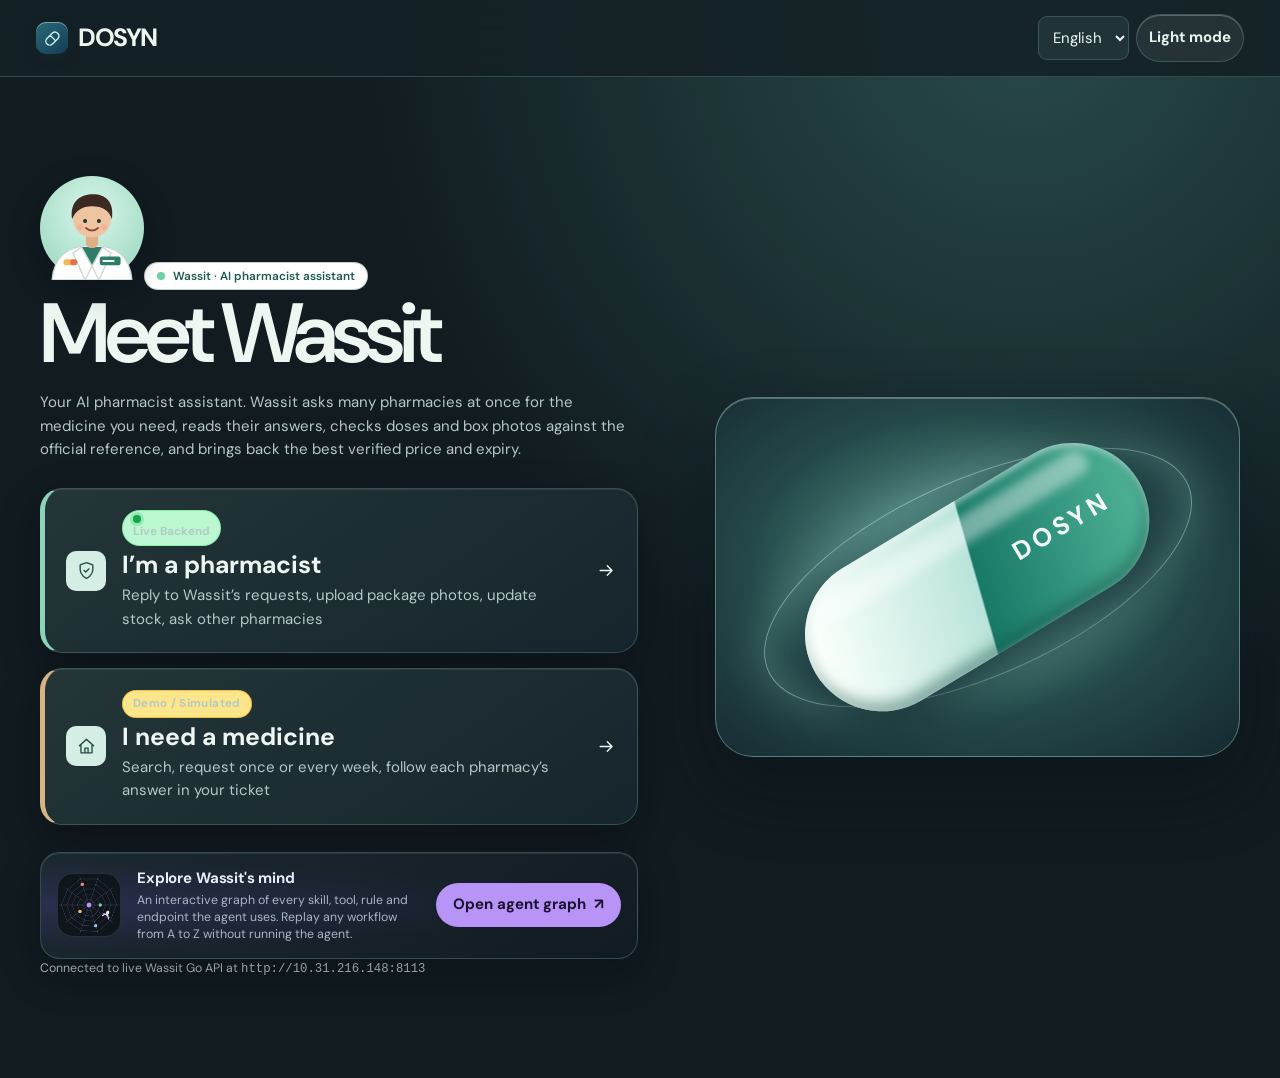
<file: web/index.html>
<!doctype html>
<html lang="en">
<head>
  <meta charset="utf-8">
  <meta name="viewport" content="width=device-width,initial-scale=1">
  <meta name="description" content="DOSYN Pharmacy Network — Live Wassit AI Agent & Pharmacist-to-Pharmacist Availability Enquiry System.">
  <title>DOSYN — Wassit, your AI pharmacist</title>
  <link rel="stylesheet" href="style.css">
  <link rel="stylesheet" href="wassit.css">
  <script>
    // Served by scripts/serve_lan.py (port 5600): the API is on the same address, so other devices work.
    var wassitApi = location.port === '5600' ? location.origin : 'http://10.31.216.148:8113';
    window.VITE_API_BASE_URL = window.VITE_API_BASE_URL || wassitApi;
    window.NEXT_PUBLIC_API_BASE_URL = window.NEXT_PUBLIC_API_BASE_URL || wassitApi;
  </script>
  <script defer src="wassit-ui.js"></script>
  <script defer src="app.js"></script>
  <script defer src="wassit-graph.js"></script>
</head>
<body>
  <a class="skip" href="#main">Skip to content</a>
  <div id="app"></div>
  <div id="announce" class="sr" role="status"></div>
  <dialog id="dialog" aria-labelledby="dialog-title"></dialog>
</body>
</html>
</file>
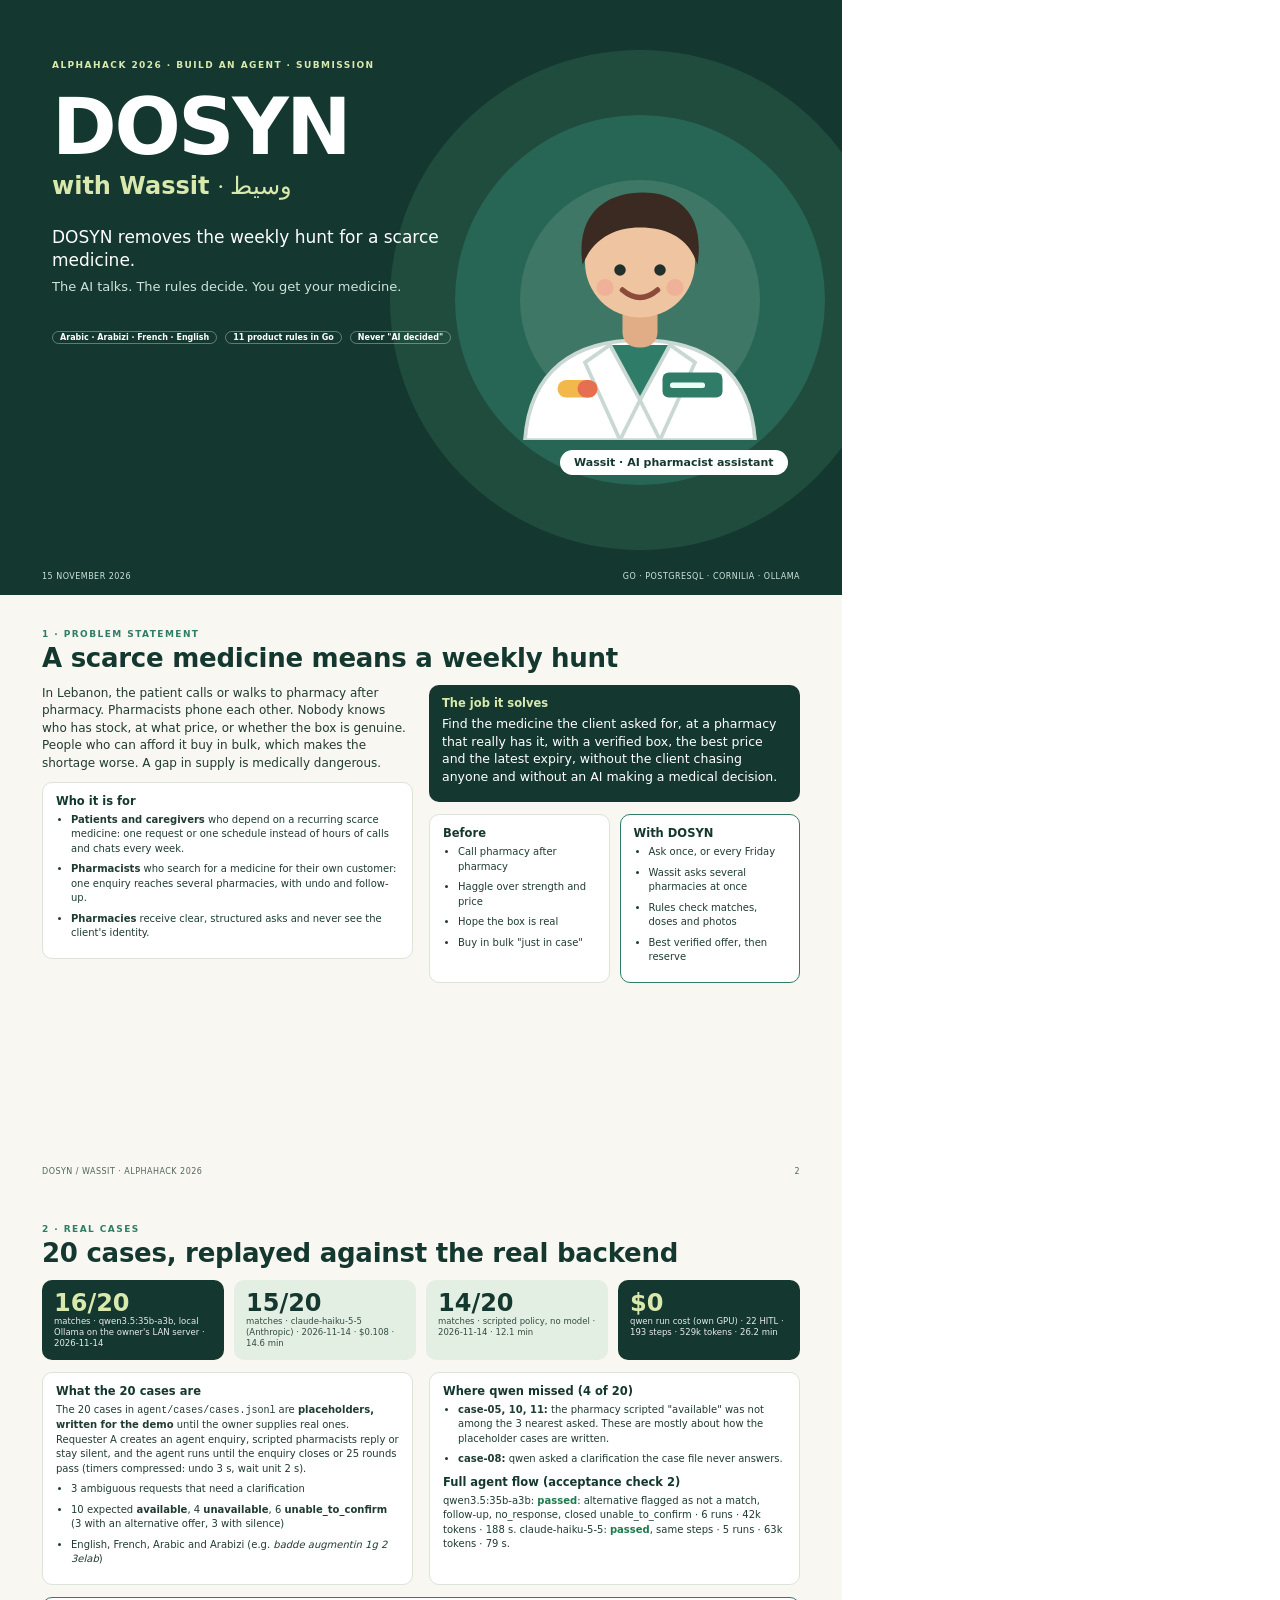
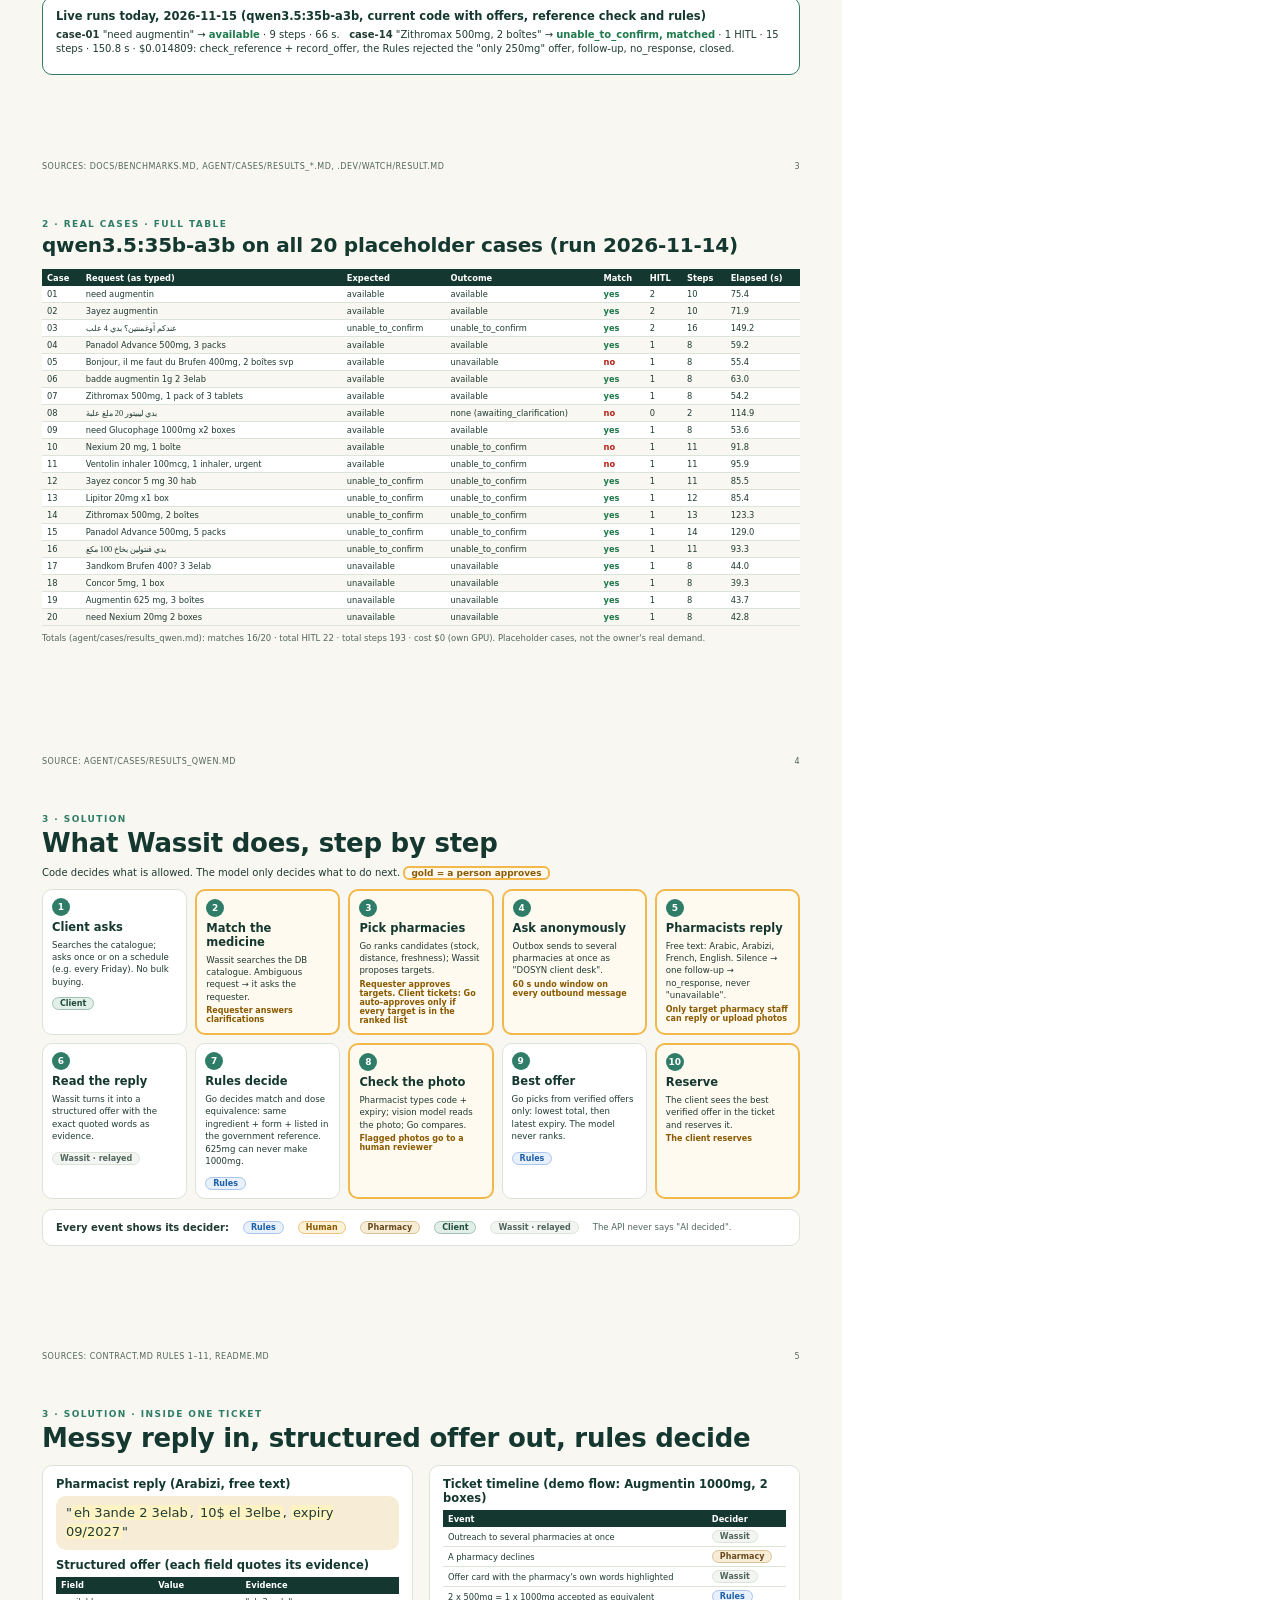
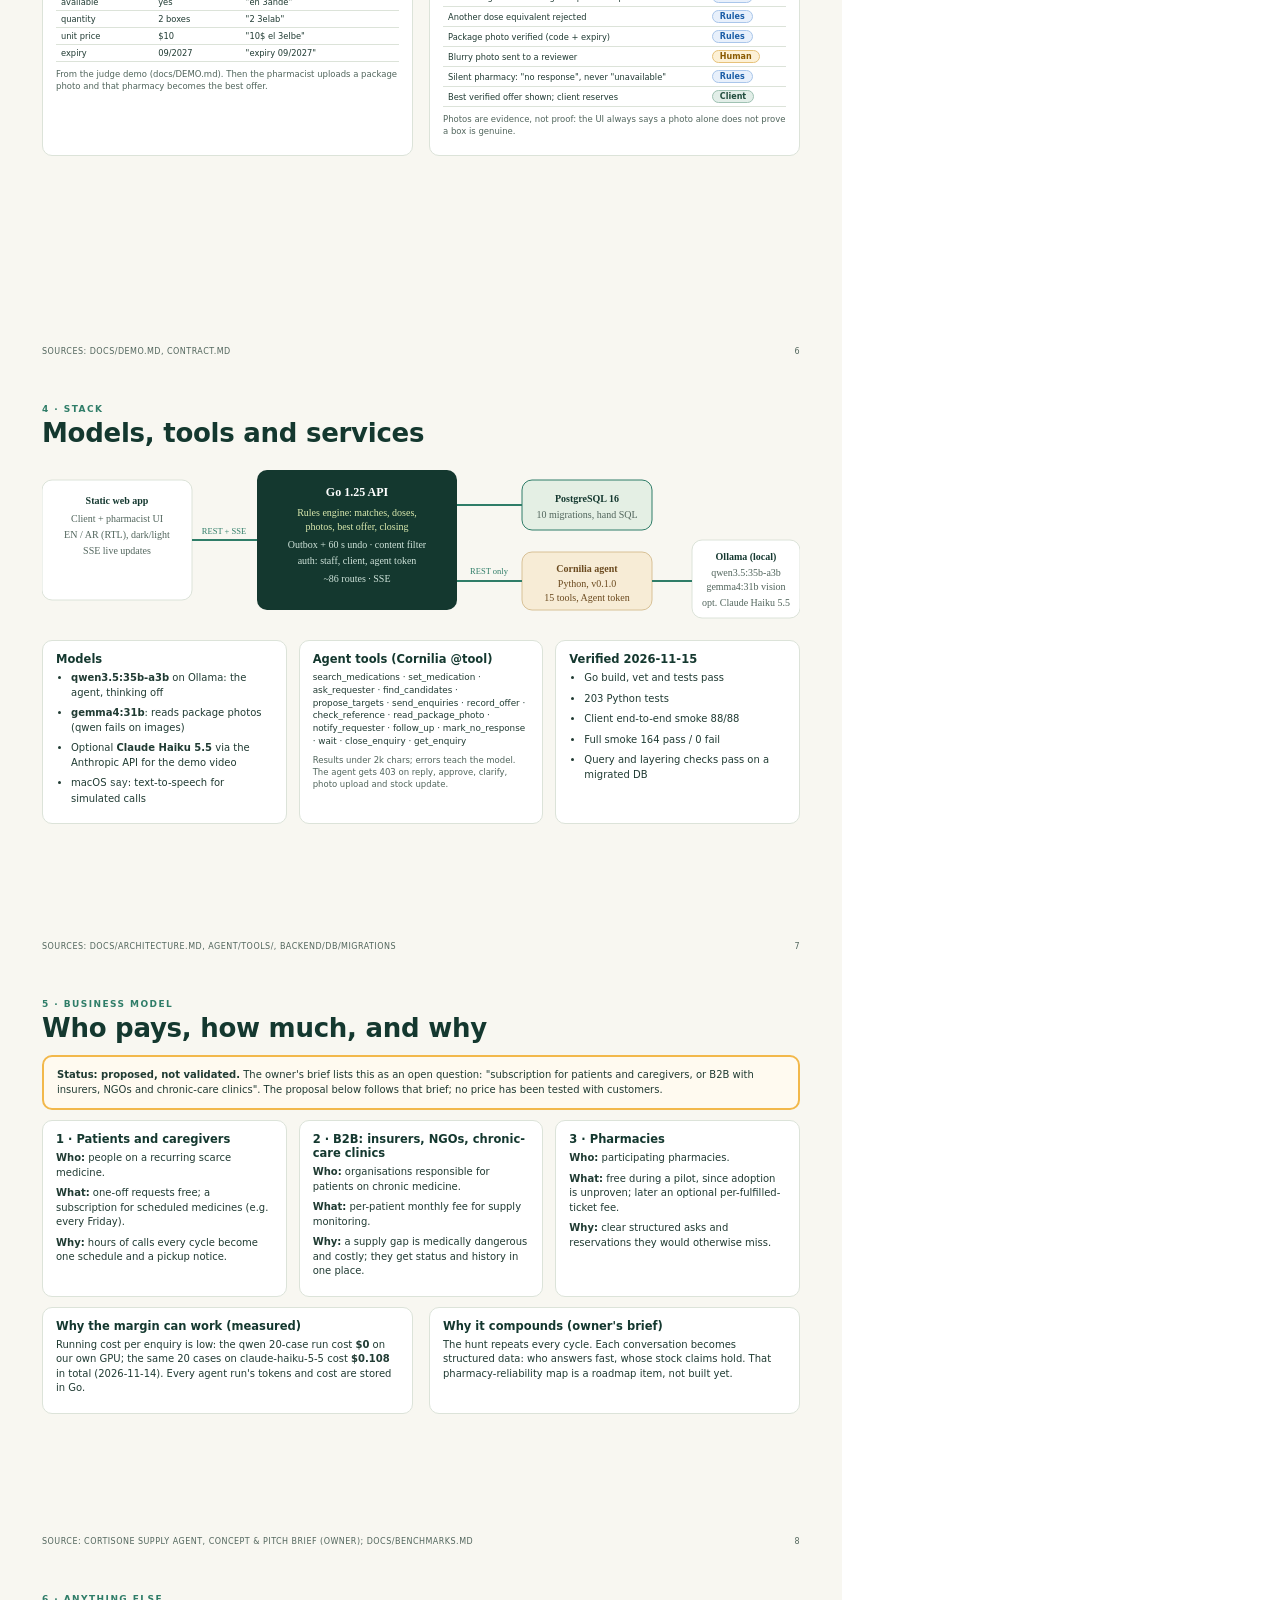
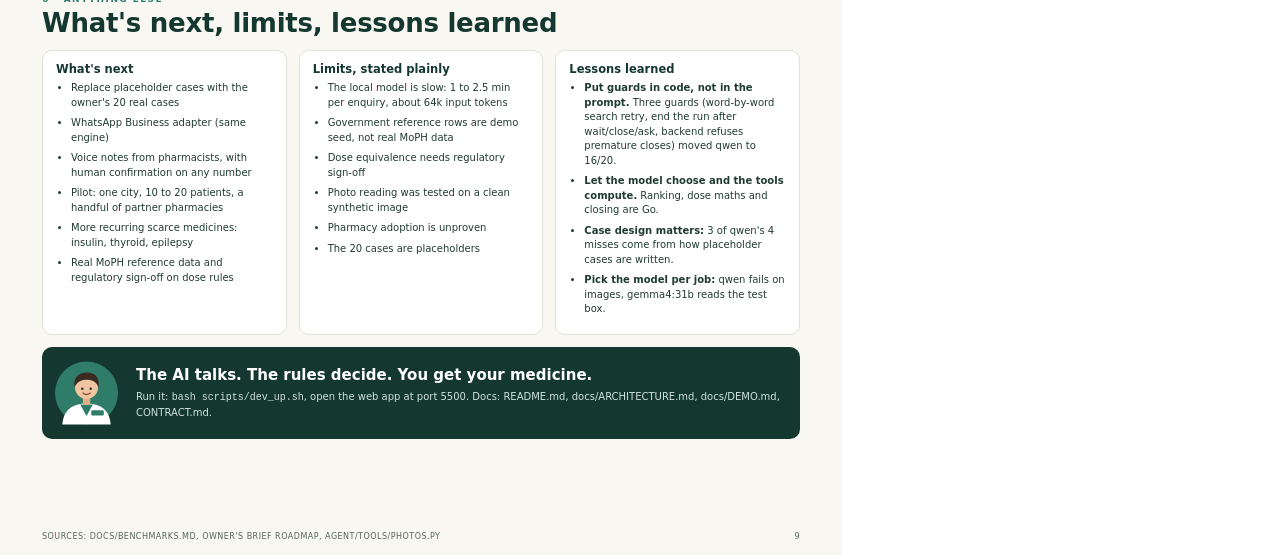
<file: documents/submission_pdf/index.html>
<!doctype html><html><head><meta charset="utf-8"><title>DOSYN / Wassit</title><style>
:root{--deep:#14382f;--pine:#204c3d;--acc:#2f7d68;--mint:#e4efe4;--sand:#f7ecd6;--paper:#f8f7f1;--ink:#203b33;--muted:#52665d;--gold:#f2b84b;--line:#dce3d9}
*{box-sizing:border-box}body{margin:0;font-family:"DM Sans","Avenir Next",system-ui,sans-serif;color:var(--ink)}
.page{width:842px;height:595px;position:relative;overflow:hidden;background:var(--paper);padding:34px 42px 40px}
.foot{position:absolute;bottom:14px;left:42px;right:42px;display:flex;justify-content:space-between;font-size:8px;color:var(--muted);letter-spacing:.06em;text-transform:uppercase}
.kick{font-size:9px;letter-spacing:.16em;text-transform:uppercase;color:var(--acc);font-weight:700}
h1{font-size:26px;margin:4px 0 12px;color:var(--deep);font-weight:700;letter-spacing:-.01em}
h3{font-size:11.5px;margin:0 0 5px;color:var(--deep)}
p,li{font-size:10px;line-height:1.45;margin:0 0 6px}ul{padding-left:15px;margin:0}
.cols{display:grid;grid-template-columns:1fr 1fr;gap:16px}.cols3{display:grid;grid-template-columns:repeat(3,1fr);gap:12px}
.card{background:#fff;border:1px solid var(--line);border-radius:10px;padding:11px 13px}
.tiles{display:grid;grid-template-columns:repeat(4,1fr);gap:10px;margin:8px 0 12px}
.tile{background:var(--deep);color:#fff;border-radius:10px;padding:10px 12px}.tile b{display:block;font-size:24px;color:#d9e8ad;line-height:1.1}.tile span{font-size:8.5px;opacity:.9;line-height:1.3;display:block}
.tile.l{background:var(--mint);color:var(--ink)}.tile.l b{color:var(--deep)}
table{border-collapse:collapse;width:100%;font-size:8.3px}th{background:var(--deep);color:#fff;text-align:left;padding:3.5px 5px;font-weight:600}td{padding:3px 5px;border-bottom:1px solid var(--line)}tr:nth-child(even) td{background:#fff}
.no{color:#b42318;font-weight:700}.yes{color:#1f7a4d;font-weight:700}
.chip{display:inline-block;padding:1px 7px;border-radius:9px;font-size:8px;font-weight:700;border:1px solid}
.rules{color:#1d5fa8;background:#e8f0fb;border-color:#a9c6ea}.human{color:#8a5a00;background:#fdf1d6;border-color:#e6c27a}.pharmacy{color:#6b4a1f;background:var(--sand);border-color:#d8c196}.client{color:var(--pine);background:#e2eee8;border-color:#9fc2b3}.wassit{color:var(--muted);background:#f2f5f1;border-color:var(--line)}
.flow{display:grid;grid-template-columns:repeat(5,1fr);gap:8px}.step{background:#fff;border:1px solid var(--line);border-radius:10px;padding:8px 9px;position:relative;min-height:112px}
.step .n{width:18px;height:18px;border-radius:50%;background:var(--acc);color:#fff;font-size:9px;font-weight:700;display:flex;align-items:center;justify-content:center;margin-bottom:4px}
.step p{font-size:8.6px;margin:3px 0}.step.h{border:2px solid var(--gold);background:#fffaf0}.hp{font-size:8px;color:#8a5a00;font-weight:700}
.note{font-size:8.5px;color:var(--muted)}.q{background:#fff3c4;padding:0 2px;border-radius:2px}
.cover{background:var(--deep);color:#fff;padding:0}
</style></head><body>
<!-- 1 COVER -->
<section class="page cover">
<svg width="842" height="595" style="position:absolute;inset:0"><circle cx="640" cy="300" r="250" fill="#204c3d"/><circle cx="640" cy="300" r="185" fill="#2f7d68" opacity=".55"/><circle cx="640" cy="300" r="120" fill="#e4efe4" opacity=".12"/></svg>
<div style="position:absolute;left:52px;top:60px;width:420px">
<div class="kick" style="color:#d9e8ad">AlphaHack 2026 · Build an agent · Submission</div>
<div style="font-size:78px;font-weight:800;letter-spacing:-.03em;margin:18px 0 0;line-height:1">DOSYN</div>
<div style="font-size:24px;font-weight:600;color:#d9e8ad;margin-top:6px">with Wassit <span style="font-family:'SF Arabic','Geeza Pro';font-weight:500">· وسيط</span></div>
<p style="font-size:17px;line-height:1.35;color:#fff;margin-top:26px">DOSYN removes the weekly hunt for a scarce medicine.</p>
<p style="font-size:13px;color:#cfe3da;margin-top:4px">The AI talks. The rules decide. You get your medicine.</p>
<div style="margin-top:34px;display:flex;gap:8px;flex-wrap:wrap">
<span class="chip" style="color:#fff;border-color:#ffffff55">Arabic · Arabizi · French · English</span><span class="chip" style="color:#fff;border-color:#ffffff55">11 product rules in Go</span><span class="chip" style="color:#fff;border-color:#ffffff55">Never "AI decided"</span></div>
</div>
<svg viewBox="0 0 120 120" width="300" height="300" style="position:absolute;left:490px;top:140px">
<path d="M14 120c2-28 20-40 46-40s44 12 46 40Z" fill="#fff" stroke="#c9d8d3" stroke-width="1.5"/><path d="M48 82 60 104 72 82Z" fill="#2f7d68"/><path d="M48 82 60 104 52 120 38 89Z" fill="#fff" stroke="#c9d8d3" stroke-width="1.5"/><path d="M72 82 60 104 68 120 82 89Z" fill="#fff" stroke="#c9d8d3" stroke-width="1.5"/><rect x="53" y="64" width="14" height="19" rx="6" fill="#e0ad86"/><circle cx="60" cy="49" r="22" fill="#efc4a0"/><path d="M37 50c-3-22 11-29 24-29 15 0 25 9 22 29-3-10-11-15-23-15-11 0-19 5-23 15Z" fill="#3a2a21"/><circle cx="52" cy="52" r="2.3" fill="#22302c"/><circle cx="68" cy="52" r="2.3" fill="#22302c"/><circle cx="46" cy="59" r="3.4" fill="#f08f86" opacity=".35"/><circle cx="74" cy="59" r="3.4" fill="#f08f86" opacity=".35"/><path d="M53 60q7 6 14 0" fill="none" stroke="#8a4b3a" stroke-width="2.2" stroke-linecap="round"/><rect x="69" y="93" width="24" height="10" rx="2.5" fill="#2f7d68"/><rect x="72" y="97" width="14" height="2.2" rx="1" fill="#e9fff6"/><rect x="27" y="96" width="16" height="7" rx="3.5" fill="#f2b84b"/><rect x="35" y="96" width="8" height="7" rx="3.5" fill="#e76f51"/></svg>
<div style="position:absolute;left:560px;top:450px;background:#fff;color:var(--deep);border-radius:14px;padding:6px 14px;font-size:11px;font-weight:700">Wassit · AI pharmacist assistant</div>
<div class="foot" style="color:#cfe3da"><span>15 November 2026</span><span>Go · PostgreSQL · Cornilia · Ollama</span></div>
</section>

<!-- 2 PROBLEM -->
<section class="page"><div class="kick">1 · Problem statement</div><h1>A scarce medicine means a weekly hunt</h1>
<div class="cols"><div>
<p style="font-size:12px">In Lebanon, the patient calls or walks to pharmacy after pharmacy. Pharmacists phone each other. Nobody knows who has stock, at what price, or whether the box is genuine. People who can afford it buy in bulk, which makes the shortage worse. A gap in supply is medically dangerous.</p>
<div class="card" style="margin-top:10px"><h3>Who it is for</h3><ul>
<li><b>Patients and caregivers</b> who depend on a recurring scarce medicine: one request or one schedule instead of hours of calls and chats every week.</li>
<li><b>Pharmacists</b> who search for a medicine for their own customer: one enquiry reaches several pharmacies, with undo and follow-up.</li>
<li><b>Pharmacies</b> receive clear, structured asks and never see the client's identity.</li></ul></div></div>
<div><div class="card" style="background:var(--deep);color:#fff;border:0"><h3 style="color:#d9e8ad">The job it solves</h3><p style="font-size:12.5px;line-height:1.4">Find the medicine the client asked for, at a pharmacy that really has it, with a verified box, the best price and the latest expiry, without the client chasing anyone and without an AI making a medical decision.</p></div>
<div class="cols" style="margin-top:12px;gap:10px"><div class="card"><h3>Before</h3><ul><li>Call pharmacy after pharmacy</li><li>Haggle over strength and price</li><li>Hope the box is real</li><li>Buy in bulk "just in case"</li></ul></div>
<div class="card" style="border-color:var(--acc)"><h3>With DOSYN</h3><ul><li>Ask once, or every Friday</li><li>Wassit asks several pharmacies at once</li><li>Rules check matches, doses and photos</li><li>Best verified offer, then reserve</li></ul></div></div></div></div>
<div class="foot"><span>DOSYN / Wassit · AlphaHack 2026</span><span>2</span></div></section>

<!-- 3 CASES -->
<section class="page"><div class="kick">2 · Real cases</div><h1>20 cases, replayed against the real backend</h1>
<div class="tiles"><div class="tile"><b>16/20</b><span>matches · qwen3.5:35b-a3b, local Ollama on the owner's LAN server · 2026-11-14</span></div>
<div class="tile l"><b>15/20</b><span>matches · claude-haiku-5-5 (Anthropic) · 2026-11-14 · $0.108 · 14.6 min</span></div>
<div class="tile l"><b>14/20</b><span>matches · scripted policy, no model · 2026-11-14 · 12.1 min</span></div>
<div class="tile"><b>$0</b><span>qwen run cost (own GPU) · 22 HITL · 193 steps · 529k tokens · 26.2 min</span></div></div>
<div class="cols"><div class="card"><h3>What the 20 cases are</h3>
<p>The 20 cases in <code>agent/cases/cases.jsonl</code> are <b>placeholders, written for the demo</b> until the owner supplies real ones. Requester A creates an agent enquiry, scripted pharmacists reply or stay silent, and the agent runs until the enquiry closes or 25 rounds pass (timers compressed: undo 3 s, wait unit 2 s).</p>
<ul><li>3 ambiguous requests that need a clarification</li><li>10 expected <b>available</b>, 4 <b>unavailable</b>, 6 <b>unable_to_confirm</b> (3 with an alternative offer, 3 with silence)</li><li>English, French, Arabic and Arabizi (e.g. <i>badde augmentin 1g 2 3elab</i>)</li></ul></div>
<div class="card"><h3>Where qwen missed (4 of 20)</h3>
<ul><li><b>case-05, 10, 11:</b> the pharmacy scripted "available" was not among the 3 nearest asked. These are mostly about how the placeholder cases are written.</li>
<li><b>case-08:</b> qwen asked a clarification the case file never answers.</li></ul>
<h3 style="margin-top:8px">Full agent flow (acceptance check 2)</h3>
<p>qwen3.5:35b-a3b: <span class="yes">passed</span>: alternative flagged as not a match, follow-up, no_response, closed unable_to_confirm · 6 runs · 42k tokens · 188 s. claude-haiku-5-5: <span class="yes">passed</span>, same steps · 5 runs · 63k tokens · 79 s.</p></div></div>
<div class="card" style="margin-top:12px;border-color:var(--acc)"><h3>Live runs today, 2026-11-15 (qwen3.5:35b-a3b, current code with offers, reference check and rules)</h3>
<p><b>case-01</b> "need augmentin" → <span class="yes">available</span> · 9 steps · 66 s. &nbsp; <b>case-14</b> "Zithromax 500mg, 2 boîtes" → <span class="yes">unable_to_confirm, matched</span> · 1 HITL · 15 steps · 150.8 s · $0.014809: check_reference + record_offer, the Rules rejected the "only 250mg" offer, follow-up, no_response, closed.</p></div>
<div class="foot"><span>Sources: docs/BENCHMARKS.md, agent/cases/results_*.md, .dev/watch/result.md</span><span>3</span></div></section>

<!-- 4 CASE TABLE -->
<section class="page"><div class="kick">2 · Real cases · full table</div><h1 style="font-size:20px">qwen3.5:35b-a3b on all 20 placeholder cases (run 2026-11-14)</h1>
<table><tr><th>Case</th><th>Request (as typed)</th><th>Expected</th><th>Outcome</th><th>Match</th><th>HITL</th><th>Steps</th><th>Elapsed (s)</th></tr>
<tr><td>01</td><td>need augmentin</td><td>available</td><td>available</td><td class="yes">yes</td><td>2</td><td>10</td><td>75.4</td></tr>
<tr><td>02</td><td>3ayez augmentin</td><td>available</td><td>available</td><td class="yes">yes</td><td>2</td><td>10</td><td>71.9</td></tr>
<tr><td>03</td><td style="font-family:'SF Arabic','Geeza Pro'">عندكم أوغمنتين؟ بدي 4 علب</td><td>unable_to_confirm</td><td>unable_to_confirm</td><td class="yes">yes</td><td>2</td><td>16</td><td>149.2</td></tr>
<tr><td>04</td><td>Panadol Advance 500mg, 3 packs</td><td>available</td><td>available</td><td class="yes">yes</td><td>1</td><td>8</td><td>59.2</td></tr>
<tr><td>05</td><td>Bonjour, il me faut du Brufen 400mg, 2 boîtes svp</td><td>available</td><td>unavailable</td><td class="no">no</td><td>1</td><td>8</td><td>55.4</td></tr>
<tr><td>06</td><td>badde augmentin 1g 2 3elab</td><td>available</td><td>available</td><td class="yes">yes</td><td>1</td><td>8</td><td>63.0</td></tr>
<tr><td>07</td><td>Zithromax 500mg, 1 pack of 3 tablets</td><td>available</td><td>available</td><td class="yes">yes</td><td>1</td><td>8</td><td>54.2</td></tr>
<tr><td>08</td><td style="font-family:'SF Arabic','Geeza Pro'">بدي ليبيتور 20 ملغ علبة</td><td>available</td><td>none (awaiting_clarification)</td><td class="no">no</td><td>0</td><td>2</td><td>114.9</td></tr>
<tr><td>09</td><td>need Glucophage 1000mg x2 boxes</td><td>available</td><td>available</td><td class="yes">yes</td><td>1</td><td>8</td><td>53.6</td></tr>
<tr><td>10</td><td>Nexium 20 mg, 1 boîte</td><td>available</td><td>unable_to_confirm</td><td class="no">no</td><td>1</td><td>11</td><td>91.8</td></tr>
<tr><td>11</td><td>Ventolin inhaler 100mcg, 1 inhaler, urgent</td><td>available</td><td>unable_to_confirm</td><td class="no">no</td><td>1</td><td>11</td><td>95.9</td></tr>
<tr><td>12</td><td>3ayez concor 5 mg 30 hab</td><td>unable_to_confirm</td><td>unable_to_confirm</td><td class="yes">yes</td><td>1</td><td>11</td><td>85.5</td></tr>
<tr><td>13</td><td>Lipitor 20mg x1 box</td><td>unable_to_confirm</td><td>unable_to_confirm</td><td class="yes">yes</td><td>1</td><td>12</td><td>85.4</td></tr>
<tr><td>14</td><td>Zithromax 500mg, 2 boîtes</td><td>unable_to_confirm</td><td>unable_to_confirm</td><td class="yes">yes</td><td>1</td><td>13</td><td>123.3</td></tr>
<tr><td>15</td><td>Panadol Advance 500mg, 5 packs</td><td>unable_to_confirm</td><td>unable_to_confirm</td><td class="yes">yes</td><td>1</td><td>14</td><td>129.0</td></tr>
<tr><td>16</td><td style="font-family:'SF Arabic','Geeza Pro'">بدي فنتولين بخاخ 100 مكغ</td><td>unable_to_confirm</td><td>unable_to_confirm</td><td class="yes">yes</td><td>1</td><td>11</td><td>93.3</td></tr>
<tr><td>17</td><td>3andkom Brufen 400? 3 3elab</td><td>unavailable</td><td>unavailable</td><td class="yes">yes</td><td>1</td><td>8</td><td>44.0</td></tr>
<tr><td>18</td><td>Concor 5mg, 1 box</td><td>unavailable</td><td>unavailable</td><td class="yes">yes</td><td>1</td><td>8</td><td>39.3</td></tr>
<tr><td>19</td><td>Augmentin 625 mg, 3 boîtes</td><td>unavailable</td><td>unavailable</td><td class="yes">yes</td><td>1</td><td>8</td><td>43.7</td></tr>
<tr><td>20</td><td>need Nexium 20mg 2 boxes</td><td>unavailable</td><td>unavailable</td><td class="yes">yes</td><td>1</td><td>8</td><td>42.8</td></tr></table>
<p class="note" style="margin-top:6px">Totals (agent/cases/results_qwen.md): matches 16/20 · total HITL 22 · total steps 193 · cost $0 (own GPU). Placeholder cases, not the owner's real demand.</p>
<div class="foot"><span>Source: agent/cases/results_qwen.md</span><span>4</span></div></section>

<!-- 5 SOLUTION -->
<section class="page"><div class="kick">3 · Solution</div><h1>What Wassit does, step by step</h1>
<p style="margin-top:-4px">Code decides what is allowed. The model only decides what to do next. <span style="background:#fffaf0;border:2px solid var(--gold);border-radius:6px;padding:0 6px;font-size:9px;font-weight:700;color:#8a5a00">gold = a person approves</span></p>
<div class="flow" style="margin-top:8px">
<div class="step"><div class="n">1</div><h3>Client asks</h3><p>Searches the catalogue; asks once or on a schedule (e.g. every Friday). No bulk buying.</p><span class="chip client">Client</span></div>
<div class="step h"><div class="n">2</div><h3>Match the medicine</h3><p>Wassit searches the DB catalogue. Ambiguous request → it asks the requester.</p><div class="hp">Requester answers clarifications</div></div>
<div class="step h"><div class="n">3</div><h3>Pick pharmacies</h3><p>Go ranks candidates (stock, distance, freshness); Wassit proposes targets.</p><div class="hp">Requester approves targets. Client tickets: Go auto-approves only if every target is in the ranked list</div></div>
<div class="step h"><div class="n">4</div><h3>Ask anonymously</h3><p>Outbox sends to several pharmacies at once as "DOSYN client desk".</p><div class="hp">60 s undo window on every outbound message</div></div>
<div class="step h"><div class="n">5</div><h3>Pharmacists reply</h3><p>Free text: Arabic, Arabizi, French, English. Silence → one follow-up → no_response, never "unavailable".</p><div class="hp">Only target pharmacy staff can reply or upload photos</div></div>
<div class="step"><div class="n">6</div><h3>Read the reply</h3><p>Wassit turns it into a structured offer with the exact quoted words as evidence.</p><span class="chip wassit">Wassit · relayed</span></div>
<div class="step"><div class="n">7</div><h3>Rules decide</h3><p>Go decides match and dose equivalence: same ingredient + form + listed in the government reference. 625mg can never make 1000mg.</p><span class="chip rules">Rules</span></div>
<div class="step h"><div class="n">8</div><h3>Check the photo</h3><p>Pharmacist types code + expiry; vision model reads the photo; Go compares.</p><div class="hp">Flagged photos go to a human reviewer</div></div>
<div class="step"><div class="n">9</div><h3>Best offer</h3><p>Go picks from verified offers only: lowest total, then latest expiry. The model never ranks.</p><span class="chip rules">Rules</span></div>
<div class="step h"><div class="n">10</div><h3>Reserve</h3><p>The client sees the best verified offer in the ticket and reserves it.</p><div class="hp">The client reserves</div></div></div>
<div class="card" style="margin-top:10px;display:flex;gap:14px;align-items:center"><b style="font-size:10px">Every event shows its decider:</b><span class="chip rules">Rules</span><span class="chip human">Human</span><span class="chip pharmacy">Pharmacy</span><span class="chip client">Client</span><span class="chip wassit">Wassit · relayed</span><span class="note">The API never says "AI decided".</span></div>
<div class="foot"><span>Sources: CONTRACT.md rules 1–11, README.md</span><span>5</span></div></section>

<!-- 6 TICKET -->
<section class="page"><div class="kick">3 · Solution · inside one ticket</div><h1>Messy reply in, structured offer out, rules decide</h1>
<div class="cols"><div class="card">
<h3>Pharmacist reply (Arabizi, free text)</h3>
<p style="font-size:13px;background:var(--sand);border-radius:10px;padding:8px 10px">"<span class="q">eh 3ande 2 3elab</span>, <span class="q">10$ el 3elbe</span>, <span class="q">expiry 09/2027</span>"</p>
<h3 style="margin-top:8px">Structured offer (each field quotes its evidence)</h3>
<table><tr><th>Field</th><th>Value</th><th>Evidence</th></tr><tr><td>available</td><td>yes</td><td>"eh 3ande"</td></tr><tr><td>quantity</td><td>2 boxes</td><td>"2 3elab"</td></tr><tr><td>unit price</td><td>$10</td><td>"10$ el 3elbe"</td></tr><tr><td>expiry</td><td>09/2027</td><td>"expiry 09/2027"</td></tr></table>
<p class="note" style="margin-top:6px">From the judge demo (docs/DEMO.md). Then the pharmacist uploads a package photo and that pharmacy becomes the best offer.</p></div>
<div class="card"><h3>Ticket timeline (demo flow: Augmentin 1000mg, 2 boxes)</h3>
<table><tr><th>Event</th><th>Decider</th></tr>
<tr><td>Outreach to several pharmacies at once</td><td><span class="chip wassit">Wassit</span></td></tr>
<tr><td>A pharmacy declines</td><td><span class="chip pharmacy">Pharmacy</span></td></tr>
<tr><td>Offer card with the pharmacy's own words highlighted</td><td><span class="chip wassit">Wassit</span></td></tr>
<tr><td>2 x 500mg = 1 x 1000mg accepted as equivalent</td><td><span class="chip rules">Rules</span></td></tr>
<tr><td>Another dose equivalent rejected</td><td><span class="chip rules">Rules</span></td></tr>
<tr><td>Package photo verified (code + expiry)</td><td><span class="chip rules">Rules</span></td></tr>
<tr><td>Blurry photo sent to a reviewer</td><td><span class="chip human">Human</span></td></tr>
<tr><td>Silent pharmacy: "no response", never "unavailable"</td><td><span class="chip rules">Rules</span></td></tr>
<tr><td>Best verified offer shown; client reserves</td><td><span class="chip client">Client</span></td></tr></table>
<p class="note" style="margin-top:6px">Photos are evidence, not proof: the UI always says a photo alone does not prove a box is genuine.</p></div></div>
<div class="foot"><span>Sources: docs/DEMO.md, CONTRACT.md</span><span>6</span></div></section>

<!-- 7 STACK -->
<section class="page"><div class="kick">4 · Stack</div><h1>Models, tools and services</h1>
<svg width="758" height="170" viewBox="0 0 758 170" style="display:block;margin-bottom:10px" font-family="Avenir Next" font-size="10">
<rect x="0" y="20" width="150" height="120" rx="10" fill="#fff" stroke="#dce3d9"/><text x="75" y="44" text-anchor="middle" font-weight="700" fill="#14382f">Static web app</text><text x="75" y="62" text-anchor="middle" fill="#52665d">Client + pharmacist UI</text><text x="75" y="78" text-anchor="middle" fill="#52665d">EN / AR (RTL), dark/light</text><text x="75" y="94" text-anchor="middle" fill="#52665d">SSE live updates</text>
<rect x="215" y="10" width="200" height="140" rx="10" fill="#14382f"/><text x="315" y="36" text-anchor="middle" font-weight="700" fill="#fff" font-size="12">Go 1.25 API</text><text x="315" y="56" text-anchor="middle" fill="#d9e8ad">Rules engine: matches, doses,</text><text x="315" y="70" text-anchor="middle" fill="#d9e8ad">photos, best offer, closing</text><text x="315" y="88" text-anchor="middle" fill="#cfe3da">Outbox + 60 s undo · content filter</text><text x="315" y="104" text-anchor="middle" fill="#cfe3da">auth: staff, client, agent token</text><text x="315" y="122" text-anchor="middle" fill="#cfe3da">~86 routes · SSE</text>
<rect x="245" y="158" width="140" height="0" />
<rect x="480" y="20" width="130" height="50" rx="10" fill="#e4efe4" stroke="#2f7d68"/><text x="545" y="42" text-anchor="middle" font-weight="700" fill="#14382f">PostgreSQL 16</text><text x="545" y="58" text-anchor="middle" fill="#52665d">10 migrations, hand SQL</text>
<rect x="480" y="92" width="130" height="58" rx="10" fill="#f7ecd6" stroke="#d8c196"/><text x="545" y="112" text-anchor="middle" font-weight="700" fill="#6b4a1f">Cornilia agent</text><text x="545" y="127" text-anchor="middle" fill="#6b4a1f">Python, v0.1.0</text><text x="545" y="141" text-anchor="middle" fill="#6b4a1f">15 tools, Agent token</text>
<rect x="650" y="80" width="108" height="78" rx="10" fill="#fff" stroke="#dce3d9"/><text x="704" y="100" text-anchor="middle" font-weight="700" fill="#14382f">Ollama (local)</text><text x="704" y="116" text-anchor="middle" fill="#52665d">qwen3.5:35b-a3b</text><text x="704" y="130" text-anchor="middle" fill="#52665d">gemma4:31b vision</text><text x="704" y="146" text-anchor="middle" fill="#52665d">opt. Claude Haiku 5.5</text>
<g stroke="#2f7d68" stroke-width="2" fill="none"><path d="M150 80H215"/><path d="M415 45H480"/><path d="M480 121H415"/><path d="M610 121H650"/></g>
<text x="182" y="74" text-anchor="middle" fill="#2f7d68" font-size="8.5">REST + SSE</text><text x="447" y="114" text-anchor="middle" fill="#2f7d68" font-size="8.5">REST only</text></svg>
<div class="cols3"><div class="card"><h3>Models</h3><ul><li><b>qwen3.5:35b-a3b</b> on Ollama: the agent, thinking off</li><li><b>gemma4:31b</b>: reads package photos (qwen fails on images)</li><li>Optional <b>Claude Haiku 5.5</b> via the Anthropic API for the demo video</li><li>macOS <code>say</code>: text-to-speech for simulated calls</li></ul></div>
<div class="card"><h3>Agent tools (Cornilia @tool)</h3><p style="font-size:8.8px">search_medications · set_medication · ask_requester · find_candidates · propose_targets · send_enquiries · record_offer · check_reference · read_package_photo · notify_requester · follow_up · mark_no_response · wait · close_enquiry · get_enquiry</p><p class="note">Results under 2k chars; errors teach the model. The agent gets 403 on reply, approve, clarify, photo upload and stock update.</p></div>
<div class="card"><h3>Verified 2026-11-15</h3><ul><li>Go build, vet and tests pass</li><li>203 Python tests</li><li>Client end-to-end smoke 88/88</li><li>Full smoke 164 pass / 0 fail</li><li>Query and layering checks pass on a migrated DB</li></ul></div></div>
<div class="foot"><span>Sources: docs/ARCHITECTURE.md, agent/tools/, backend/db/migrations</span><span>7</span></div></section>

<!-- 8 BUSINESS -->
<section class="page"><div class="kick">5 · Business model</div><h1>Who pays, how much, and why</h1>
<div class="card" style="border:2px solid var(--gold);background:#fffaf0;margin-bottom:10px"><p style="margin:0"><b>Status: proposed, not validated.</b> The owner's brief lists this as an open question: "subscription for patients and caregivers, or B2B with insurers, NGOs and chronic-care clinics". The proposal below follows that brief; no price has been tested with customers.</p></div>
<div class="cols3"><div class="card"><h3>1 · Patients and caregivers</h3><p><b>Who:</b> people on a recurring scarce medicine.</p><p><b>What:</b> one-off requests free; a subscription for scheduled medicines (e.g. every Friday).</p><p><b>Why:</b> hours of calls every cycle become one schedule and a pickup notice.</p></div>
<div class="card"><h3>2 · B2B: insurers, NGOs, chronic-care clinics</h3><p><b>Who:</b> organisations responsible for patients on chronic medicine.</p><p><b>What:</b> per-patient monthly fee for supply monitoring.</p><p><b>Why:</b> a supply gap is medically dangerous and costly; they get status and history in one place.</p></div>
<div class="card"><h3>3 · Pharmacies</h3><p><b>Who:</b> participating pharmacies.</p><p><b>What:</b> free during a pilot, since adoption is unproven; later an optional per-fulfilled-ticket fee.</p><p><b>Why:</b> clear structured asks and reservations they would otherwise miss.</p></div></div>
<div class="cols" style="margin-top:10px"><div class="card"><h3>Why the margin can work (measured)</h3><p>Running cost per enquiry is low: the qwen 20-case run cost <b>$0</b> on our own GPU; the same 20 cases on claude-haiku-5-5 cost <b>$0.108</b> in total (2026-11-14). Every agent run's tokens and cost are stored in Go.</p></div>
<div class="card"><h3>Why it compounds (owner's brief)</h3><p>The hunt repeats every cycle. Each conversation becomes structured data: who answers fast, whose stock claims hold. That pharmacy-reliability map is a roadmap item, not built yet.</p></div></div>
<div class="foot"><span>Source: Cortisone Supply Agent, Concept &amp; Pitch Brief (owner); docs/BENCHMARKS.md</span><span>8</span></div></section>

<!-- 9 ANYTHING ELSE -->
<section class="page"><div class="kick">6 · Anything else</div><h1>What's next, limits, lessons learned</h1>
<div class="cols3"><div class="card"><h3>What's next</h3><ul><li>Replace placeholder cases with the owner's 20 real cases</li><li>WhatsApp Business adapter (same engine)</li><li>Voice notes from pharmacists, with human confirmation on any number</li><li>Pilot: one city, 10 to 20 patients, a handful of partner pharmacies</li><li>More recurring scarce medicines: insulin, thyroid, epilepsy</li><li>Real MoPH reference data and regulatory sign-off on dose rules</li></ul></div>
<div class="card"><h3>Limits, stated plainly</h3><ul><li>The local model is slow: 1 to 2.5 min per enquiry, about 64k input tokens</li><li>Government reference rows are demo seed, not real MoPH data</li><li>Dose equivalence needs regulatory sign-off</li><li>Photo reading was tested on a clean synthetic image</li><li>Pharmacy adoption is unproven</li><li>The 20 cases are placeholders</li></ul></div>
<div class="card"><h3>Lessons learned</h3><ul><li><b>Put guards in code, not in the prompt.</b> Three guards (word-by-word search retry, end the run after wait/close/ask, backend refuses premature closes) moved qwen to 16/20.</li><li><b>Let the model choose and the tools compute.</b> Ranking, dose maths and closing are Go.</li><li><b>Case design matters:</b> 3 of qwen's 4 misses come from how placeholder cases are written.</li><li><b>Pick the model per job:</b> qwen fails on images, gemma4:31b reads the test box.</li></ul></div></div>
<div class="card" style="margin-top:12px;background:var(--deep);color:#fff;border:0;display:flex;align-items:center;gap:18px">
<svg viewBox="0 0 120 120" width="70" height="70"><circle cx="60" cy="60" r="60" fill="#2f7d68"/><path d="M14 120c2-28 20-40 46-40s44 12 46 40Z" fill="#fff"/><path d="M48 82 60 104 72 82Z" fill="#2f7d68"/><rect x="53" y="64" width="14" height="19" rx="6" fill="#e0ad86"/><circle cx="60" cy="49" r="22" fill="#efc4a0"/><path d="M37 50c-3-22 11-29 24-29 15 0 25 9 22 29-3-10-11-15-23-15-11 0-19 5-23 15Z" fill="#3a2a21"/><circle cx="52" cy="52" r="2.3" fill="#22302c"/><circle cx="68" cy="52" r="2.3" fill="#22302c"/><path d="M53 60q7 6 14 0" fill="none" stroke="#8a4b3a" stroke-width="2.2" stroke-linecap="round"/><rect x="69" y="93" width="24" height="10" rx="2.5" fill="#2f7d68"/></svg>
<div><p style="font-size:15px;margin:0;color:#fff;font-weight:700">The AI talks. The rules decide. You get your medicine.</p><p style="margin:4px 0 0;color:#cfe3da">Run it: <code>bash scripts/dev_up.sh</code>, open the web app at port 5500. Docs: README.md, docs/ARCHITECTURE.md, docs/DEMO.md, CONTRACT.md.</p></div></div>
<div class="foot"><span>Sources: docs/BENCHMARKS.md, owner's brief roadmap, agent/tools/photos.py</span><span>9</span></div></section>
</body></html>
</file>
<file: web/style.css>
@import url('https://fonts.googleapis.com/css2?family=DM+Sans:wght@400;500;600;700&display=swap');
:root{--ink:#203b33;--muted:#52665d;--pine:#204c3d;--deep:#14382f;--paper:#f8f7f1;--white:#fffefa;--line:#dce3d9;--mint:#e4efe4;--lime:#d9e8ad;--sand:#f7ecd6;--serif:"DM Sans",system-ui,sans-serif;font:15px/1.55 "DM Sans",system-ui,sans-serif;color:var(--ink);background:var(--paper)}
*{box-sizing:border-box}body{margin:0}button,input,select,textarea{font:inherit}button,a,input,select,textarea{touch-action:manipulation}button,a{ -webkit-tap-highlight-color:transparent}button{cursor:pointer}a{color:inherit}h1,h2,h3,p{margin:0}h1,h2{font-family:var(--serif);font-weight:400;line-height:1}h1{font-size:clamp(3rem,7vw,6.3rem)}h2{font-size:clamp(2rem,4.4vw,3.7rem)}h3{font-size:1.05rem}p{color:var(--muted)}:focus-visible{outline:3px solid #8c5228;outline-offset:4px}button:disabled{opacity:.55;cursor:default}.sr,.skip:not(:focus){position:absolute;width:1px;height:1px;overflow:hidden;clip-path:inset(50%)}.skip:focus{position:fixed;top:8px;left:8px;z-index:10;background:white;padding:12px}
.wrap{width:min(1240px,calc(100% - 72px));margin:auto}.top{border-bottom:1px solid var(--line);background:var(--paper)}.top .wrap{display:flex;align-items:center;justify-content:space-between;gap:20px;min-height:76px}.brand{display:inline-flex;align-items:center;gap:10px;text-decoration:none;font-size:25px;font-weight:700;letter-spacing:-.06em;white-space:nowrap}.mark{width:32px;height:32px;background:var(--pine);border-radius:10px;display:grid;place-items:center;color:var(--lime)}svg{width:19px;height:19px;flex:none;vertical-align:middle}.top nav,.actions,.row,.tags{display:flex;align-items:center;gap:12px;flex-wrap:wrap}.top nav{gap:28px}.top nav a,.quiet{font-weight:600;text-decoration:none}.btn{border:1px solid transparent;border-radius:9px;min-height:44px;padding:10px 16px;background:var(--pine);color:#fff;display:inline-flex;gap:9px;align-items:center;justify-content:center;text-decoration:none;font-weight:700;transition:background .18s,transform .18s}.btn:hover{background:#316550;transform:translateY(-1px)}.btn.secondary{background:var(--white);color:var(--pine);border-color:var(--line)}.btn.secondary:hover,.btn.ghost:hover{background:var(--mint)}.btn.ghost{background:transparent;color:var(--pine)}.btn.small{padding:8px 12px}.btn.light{background:var(--lime);color:var(--deep)}.eyebrow{display:inline-flex;align-items:center;gap:8px;font-size:.73rem;font-weight:700;letter-spacing:.15em;text-transform:uppercase}.dot{display:inline-block;width:8px;height:8px;border-radius:50%;background:#588657;flex:none}.tag{border-radius:99px;background:var(--mint);color:#294d39;padding:4px 10px;font-size:.77rem;font-weight:700;display:inline-flex;align-items:center;gap:6px}.tag.warm{background:var(--sand);color:#68491d}.tag.neutral{background:#edf0ea;color:#45564c}
.hero{display:grid;grid-template-columns:1.05fr 1fr;gap:48px;align-items:center;padding:72px 0 66px}.hero h1{margin:20px 0 22px;letter-spacing:-.045em}.hero h1 em{color:#52765d;font-weight:400}.hero p{font-size:1.1rem;max-width:440px}.hero .actions{margin:28px 0 18px}.caption{font-size:.82rem}.scene{min-height:490px;position:relative;display:grid;place-items:center;padding:42px 26px 48px;overflow:hidden;border-radius:24px;background:#dce7d9;background-image:radial-gradient(#8ca591 1px,transparent 1px);background-size:20px 20px;isolation:isolate}.scene:before,.scene:after{content:"";position:absolute;z-index:-1;border:1px solid #a4b7a1;border-radius:50%;width:480px;height:480px;transform:rotate(-25deg) scaleY(.64)}.scene:after{width:640px;height:640px}.scene-label{position:absolute;bottom:16px;left:22px;right:22px;display:flex;justify-content:space-between;color:#365344;font-size:.68rem;font-weight:700;letter-spacing:.12em;text-transform:uppercase}.preview{width:min(100%,380px);border:1px solid #e6eae1;border-radius:17px;background:var(--white);padding:22px;box-shadow:0 22px 54px #26493222}.preview h3{font-size:1.36rem;margin-top:15px}.split{justify-content:space-between}.preview .btn{width:100%;margin-top:14px}.timeline{list-style:none;padding:0;margin:18px 0 0}.timeline li{display:flex;align-items:flex-start;gap:12px;padding:0 0 16px;position:relative}.timeline li:not(:last-child):after{position:absolute;content:"";width:1px;top:23px;left:11px;bottom:0;background:var(--line)}.timeline .step{width:24px;height:24px;flex:none;border-radius:50%;display:grid;place-items:center;background:var(--mint);color:var(--pine);font-size:.77rem;font-weight:700}.timeline .step svg{width:14px;height:14px}.timeline .waiting .step{background:var(--sand);color:#68491d}.timeline small{display:block;color:var(--muted)}.band{background:var(--deep);color:#f8faee}.band .wrap{display:grid;grid-template-columns:repeat(3,1fr);gap:24px;padding:25px 0}.band .row{flex-wrap:nowrap}.band svg{color:var(--lime)}.section{padding:64px 0}.section h2{margin:12px 0 25px}.grid{display:grid;grid-template-columns:repeat(3,minmax(0,1fr));gap:16px}.grid.two{grid-template-columns:repeat(2,minmax(0,1fr))}.card{padding:21px;border:1px solid var(--line);border-radius:14px;background:var(--white);min-width:0}.card p,.card .actions{margin-top:7px}.card .actions{margin-top:15px}.tileicon{display:grid;place-items:center;width:40px;height:40px;border-radius:10px;background:var(--mint);color:var(--pine);flex:none}.section .tileicon{margin-bottom:14px}.footer{border-top:1px solid var(--line);padding:25px 0}
.appbar{position:sticky;top:0;z-index:3}.workspace{display:grid;grid-template-columns:235px minmax(0,1fr);min-height:calc(100vh - 76px)}.side{padding:26px 16px;border-right:1px solid var(--line);background:#f0f2ea}.side .eyebrow{margin:5px 10px 16px}.side nav{display:grid;gap:5px}.side a{border-radius:9px;padding:10px 11px;display:flex;gap:11px;align-items:center;text-decoration:none;font-weight:600;min-height:44px}.side a:hover,.side a[aria-current]{background:#dce9db;color:#234936}.desk{padding:35px clamp(18px,4vw,58px) 60px;max-width:1450px;width:100%}.desk h1,.auth h1{font-size:clamp(2.6rem,5vw,4.5rem);letter-spacing:-.025em;margin:8px 0 10px}.desk h2{font-size:2.25rem;margin:27px 0 15px}.desk>.grid,.desk>.stack,.desk>.card{margin-top:19px}.banner{background:#e1ebdf;border:1px solid #d1e1d0;padding:25px;border-radius:15px}.banner p{max-width:60ch;margin:6px 0 14px}.stack{display:grid;gap:10px}.search{display:flex;gap:10px;align-items:end;margin-top:20px}.search label{flex:1}.field{display:grid;gap:6px;font-weight:700;min-width:0}.field input,.field select,.field textarea{width:100%;min-height:46px;border:1px solid #a6b5a8;border-radius:8px;padding:9px 11px;background:var(--white);color:var(--ink)}.form{display:grid;gap:14px}.empty{padding:24px;border:1px dashed #acbaad;border-radius:12px;color:var(--muted)}.auth{max-width:570px;margin:40px auto;padding:0 18px}.auth .card{padding:clamp(18px,4vw,32px)}.auth .form,.auth .actions{margin-top:16px}.auth .actions a[aria-current]{background:var(--mint)}.auth .caption{margin-top:12px}.request{display:flex;align-items:center;justify-content:space-between;gap:12px;flex-wrap:wrap}.request .row{flex-wrap:nowrap}.request p{margin:2px 0 0}.audit{padding:12px 0;border-top:1px solid var(--line)}.audit small{display:block;color:var(--muted)}dialog{width:min(620px,calc(100% - 28px));max-height:85vh;border:1px solid var(--line);border-radius:16px;color:var(--ink);background:var(--white);padding:24px;box-shadow:0 22px 80px #122f3855}dialog::backdrop{background:#102a24a0}dialog h2{font-size:2.5rem;margin:8px 0 12px}dialog .actions{margin-top:15px}dialog .form{margin-top:12px}.doc{max-height:48vh;width:100%;object-fit:contain;border:1px solid var(--line);border-radius:8px}.doc.pdf{height:48vh}.notice{margin-top:12px;background:var(--sand);color:#62451d;border-radius:8px;padding:10px 13px}.role-name{font-weight:700}.enter{animation:enter .3s ease-out both}@keyframes enter{from{opacity:0;transform:translateY(6px)}to{opacity:1;transform:translateY(0)}}
@media(max-width:1000px){.hero{gap:26px}.scene{min-height:430px}.workspace{grid-template-columns:190px minmax(0,1fr)}.desk .grid{grid-template-columns:repeat(2,minmax(0,1fr))}}
@media(max-width:740px){.wrap{width:calc(100% - 32px)}.top .wrap{min-height:65px}.top nav,.role-name{display:none}.hero{grid-template-columns:1fr;padding:40px 0 32px}.scene{min-height:405px}.hero h1{font-size:clamp(3.4rem,11vw,5.2rem)}.band .wrap{gap:12px;padding:16px 0;grid-template-columns:1fr}.section{padding:38px 0}.grid,.grid.two{grid-template-columns:1fr}.workspace{display:block}.side{padding:8px 12px;border-right:0;border-bottom:1px solid var(--line)}.side .eyebrow{display:none}.side nav{display:flex;overflow-x:auto}.side a{white-space:nowrap}.desk{padding-top:22px}}
@media(max-width:480px){.desk .grid{grid-template-columns:1fr}.search{align-items:stretch;flex-direction:column}.appbar .wrap{gap:6px}.appbar .actions{gap:2px}.appbar .btn{padding:7px}.scene{padding-left:15px;padding-right:15px}.preview{padding:16px}.hero .actions{gap:8px}}
@media(prefers-reduced-motion:reduce){*,*::before,*::after{animation:none!important;transition:none!important;scroll-behavior:auto!important}}
@media(max-width:480px){.appbar .wrap{flex-wrap:wrap;padding:8px 0}.appbar .actions{margin-left:auto}} details{margin-top:15px} summary{cursor:pointer;min-height:44px;padding:9px 0;font-weight:700}

.top{background:#f6faf8cb;backdrop-filter:blur(24px);border-color:#ffffffa0}
body{background:radial-gradient(ellipse at 90% 12%,#a6e1d4 0%,transparent 36%),radial-gradient(ellipse at 4% 40%,#d9d3f0 0%,transparent 37%),radial-gradient(ellipse at 80% 90%,#c4ddf4 0%,transparent 40%),#eff6f5;background-attachment:fixed}
:root{--ink:#122e35;--muted:#405d66;--pine:#174c52;--deep:#123a44;--white:#ffffffa6;--line:#76979f47;--mint:#d8eee9;--lime:#ccf2e7}
h1,h2{font-weight:600;line-height:1.04;letter-spacing:-.065em}
.hero{gap:clamp(24px,5vw,78px);min-height:clamp(640px,83vh,810px);padding-block:56px}
.hero h1{font-size:clamp(3.1rem,6.8vw,6.5rem);letter-spacing:-.085em;line-height:.98}
.hero h1 em{font-style:normal;font-weight:500;color:#24666e}
.hero p{max-width:42ch}
.mark{background:linear-gradient(140deg,#276b78,#163b56);box-shadow:inset 0 1px #ffffff6b,0 4px 14px #24445724}
.btn{border-radius:999px;box-shadow:inset 0 1px #ffffff43}
.btn.secondary{background:#ffffff80}
.btn:hover{background:#22606a}
.scene{isolation:isolate;min-height:530px;border-radius:clamp(28px,5vw,65px) 26px clamp(35px,6vw,82px) 28px;background:linear-gradient(148deg,#122f49,#255663 57%,#397d7d);border:1px solid #ffffffa0;box-shadow:0 26px 65px #24485440,inset 0 1px 0 #ffffff85}
.scene:before,.scene:after{display:none}
.scene-label{color:#e4f9f3}
.preview{position:relative;border-radius:24px;background:linear-gradient(145deg,#f6fff9eb,#d4e9efd6);border-color:#fff;backdrop-filter:blur(24px);box-shadow:0 25px 65px #061f4382,inset 0 1px #fff;z-index:1}
.orbit{position:absolute;width:min(560px,135%);aspect-ratio:1;top:50%;left:50%;transform:translate(-50%,-50%) rotate(-25deg);pointer-events:none}
.orbit i{position:absolute;inset:12%;border-radius:46%;border:15px solid #91e6e88f;box-shadow:0 0 32px #8ce2e673,inset 0 0 30px #90edf89e;animation:flow 16s ease-in-out infinite alternate}
.orbit i:nth-child(2){inset:6% 12%;border-width:3px;border-color:#c8f4ff;transform:rotate(44deg);animation-delay:-7s}
.orbit i:nth-child(3){inset:20% 4%;border-width:23px;border-color:#9b97e18c;transform:rotate(82deg);animation-delay:-11s}
.orbit i:nth-child(4){inset:2% 24%;border-width:1px;border-color:#b6f4ff;transform:rotate(116deg);animation-delay:-4s}
@keyframes flow{from{border-radius:43% 57% 48% 52% / 53% 39% 61% 47%;scale:.92}to{border-radius:56% 44% 61% 39% / 39% 61% 44% 56%;scale:1.13}}
.band{background:#174354e8}
.band .row{font-weight:600}
.card,.banner,.side,dialog{background:linear-gradient(140deg,#ffffffda,#f3fbf88f);border:1px solid #ffffffdc;box-shadow:0 9px 32px #294f5d14,inset 0 1px #fff;backdrop-filter:blur(18px)}
.card{border-radius:22px}
.card h3{margin-top:5px}
.workspace{grid-template-columns:minmax(205px,235px) minmax(0,1fr);gap:16px;padding:16px}
.side{border-radius:26px;height:max-content;position:sticky;top:94px}
.side a[aria-current],.side a:hover{background:#cde8e7}
.desk{border-radius:30px;background:#f6fbfa70;border:1px solid #ffffffb8;padding-top:34px}
.desk h1,.auth h1{letter-spacing:-.07em}
.banner{background:radial-gradient(ellipse at 100% 20%,#a7dfd7a6,transparent 65%),linear-gradient(125deg,#effcf8,#eef2fc9e);padding:clamp(20px,4vw,46px)}
.banner h2{margin:8px 0;font-size:clamp(1.9rem,4vw,3.1rem)}
.library{display:flex;align-items:center;gap:clamp(18px,5vw,52px);flex-wrap:wrap}
.folder-art{width:clamp(95px,17vw,172px);aspect-ratio:1;display:grid;place-items:center;flex:none;border-radius:32% 26% 38% 26%;color:#d7fff5;background:linear-gradient(145deg,#62a8ab,#1b586d 70%,#2d476c);box-shadow:inset 0 1px #ffffffb2,0 15px 38px #27616f4f;transform:rotate(-6deg)}
.folder-art svg{width:48%;height:48%;stroke-width:1.2}
dialog{background:linear-gradient(145deg,#f9fffc,#eaf6fa);border-radius:26px}
.upload{padding:17px;border:1px dashed #779b9e;border-radius:16px;background:#ffffff75}
.upload p:empty{display:none}
.field input[type=file]{min-width:0}
.timeline .waiting .step{box-shadow:0 0 0 4px #d9ad552c}
@media(max-width:1000px){.workspace{grid-template-columns:190px minmax(0,1fr)}.scene{min-height:460px}}
@media(max-width:740px){.workspace{display:block;padding:8px}.side{position:static;margin-bottom:8px;border-radius:15px}.desk{padding-top:22px;border-radius:20px}.hero{padding-block:40px;min-height:auto}.scene{min-height:405px}}
@media(prefers-reduced-motion:reduce){.orbit i{animation:none}}
.floor-counter{position:relative;display:grid;grid-template-columns:minmax(0,1.5fr) minmax(215px,1fr);gap:24px;align-items:end;padding:clamp(20px,4vw,45px);border-radius:26px;border:1px solid white;background:radial-gradient(ellipse at 86% 0,#b1e4d5 0,transparent 56%),linear-gradient(130deg,#f9fffc,#e1f2f1);box-shadow:inset 0 1px #fff,0 14px 36px #1a576416}
.floor-counter h1{font-size:clamp(2.6rem,5vw,5rem);margin:12px 0}.floor-counter .search{margin-top:24px}.floor-counter input{border-radius:999px;padding-inline:15px;background:#ffffffc9}
.counter-links{display:grid;gap:9px}.counter-links a{display:flex;align-items:center;gap:12px;padding:10px;border-radius:15px;text-decoration:none;background:#ffffff84;border:1px solid #fff;transition:background .2s}.counter-links a:hover{background:white}.counter-links a>svg{margin-left:auto}.counter-links small{display:block;color:var(--muted)}
.shelf-heading{margin-top:20px}.shelf-heading h2{margin:10px 0}.shelf-note{margin-bottom:14px}
.shelf-case{position:relative;overflow:hidden;padding:clamp(12px,3vw,32px);border-radius:22px;border:1px solid #fff;background:repeating-linear-gradient(90deg,transparent 0 28px,#7a96891a 29px 30px),radial-gradient(ellipse at 50% 0,#ecfff9,#d7e6e2 65%,#c1d4d0);box-shadow:inset 0 8px 26px #385c5b25,0 15px 32px #294f5d20}
.shelf-case:before{content:"";position:absolute;inset:0 8% auto;height:3px;background:#fff;box-shadow:0 2px 21px 6px #d7fff3;pointer-events:none}
.shelf-products{display:grid;grid-template-columns:repeat(auto-fill,minmax(min(100%,143px),1fr));gap:14px 0;align-items:stretch}
.shelf-product{position:relative;display:grid;grid-template-rows:148px auto;justify-items:center;align-items:end;gap:12px;min-width:0;text-align:left;border:0;background:transparent;color:var(--ink);padding:10px 9px 0;isolation:isolate}
.shelf-product:after{content:"";position:absolute;z-index:-1;left:0;right:0;top:156px;height:19px;border-top:1px solid #fff;border-bottom:1px solid #9fb9b3;background:linear-gradient(#e8fffae8,#a8cbc3a3 45%,#e8f9f5d9);box-shadow:0 10px 14px #527e7838}
.shelf-label{align-self:start;width:100%;padding:7px 8px;min-height:65px;border:1px solid #fff;border-radius:7px;background:#f8fffdc2;text-align:center;overflow-wrap:anywhere}.shelf-label small{display:block;color:var(--muted);font-size:.72rem;line-height:1.35}
.carton{--package:#db8f88;position:relative;display:block;width:min(100%,112px);height:126px;transform:perspective(490px) rotateY(-13deg);transition:transform .24s ease,filter .24s ease;filter:drop-shadow(6px 10px 5px #233a3c40)}
.carton:before,.carton:after{content:"";position:absolute;background:var(--package)}.carton:before{width:13px;top:0;bottom:0;left:100%;transform:skewY(-24deg);transform-origin:left;filter:brightness(.76)}.carton:after{left:0;right:0;bottom:100%;height:6px;transform:skewX(-64deg);transform-origin:bottom;filter:brightness(1.12)}
.carton-front{display:flex;flex-direction:column;height:100%;position:relative;overflow:hidden;padding:7px 6px;line-height:1.1;background:linear-gradient(152deg,#fff 0 59%,var(--package) 60% 84%,#edf5f4 85%);border:1px solid #fff;box-shadow:inset -2px 0 #294f5d1a;font-size:.71rem}.carton-front strong{font-size:.83rem;margin-top:9px;letter-spacing:-.045em}.carton-front small{font-size:.64rem;margin-top:4px}.carton-brand,.carton-demo{font-size:.51rem;letter-spacing:.10em;font-weight:700}.carton-brand svg{width:12px;height:12px}.carton-demo{margin-top:auto}.carton.violet{--package:#c1a5db}.carton.aqua{--package:#78c8c9}.carton.amber{--package:#e6bb77}.carton.blue{--package:#99b7e4}.carton.green{--package:#88c5a3}
.shelf-product:hover .carton,.shelf-product:focus-visible .carton{transform:perspective(490px) rotateY(2deg) translateY(-8px);filter:drop-shadow(8px 15px 6px #233a3c45)}
.product-display{display:flex;align-items:center;gap:25px;padding:18px;background:#dcefeb;border-radius:16px}.product-display .carton{flex:0 0 112px}.product-display p+p{margin-top:7px}
@media(max-width:950px){.floor-counter{grid-template-columns:1fr}.counter-links{grid-template-columns:repeat(2,minmax(0,1fr))}}
@media(max-width:480px){.counter-links{grid-template-columns:1fr}.shelf-products{grid-template-columns:repeat(2,minmax(0,1fr))}.shelf-product{padding-inline:6px}.shelf-case{padding-inline:8px}.product-display{gap:16px;padding:13px}}
.dispensary,.dispensary-dialog{--ink:#edf6f1;--muted:#b4c9c5;--pine:#bce9d8;--line:#638d8b66;--white:#203337;--mint:#d4ede5;color:var(--ink)}
.dispensary{min-height:100vh;background:radial-gradient(ellipse at 80% 0,#284b49,transparent 47%),#111b20}
.dispensary .top{background:#142226e8;border-color:var(--line)}
.dispensary .workspace{max-width:1500px;margin:auto;gap:22px}
.dispensary .side,.dispensary .desk,.dispensary .card,.dispensary-dialog{background:linear-gradient(145deg,#26383bea,#17272de8);border-color:var(--line);box-shadow:0 14px 40px #040b0e50,inset 0 1px #ffffff16}
.dispensary .side a:hover,.dispensary .side a[aria-current]{background:#36534f;color:#effbf4}
.dispensary .floor-counter{background:radial-gradient(ellipse at 100% 0,#3b6761,transparent 62%),linear-gradient(130deg,#273e41,#18282e);border-color:var(--line);box-shadow:inset 0 1px #ffffff1a}
.dispensary .counter-links a,.dispensary-dialog .upload{background:#ffffff0a;border-color:var(--line)}
.dispensary .counter-links a:hover{background:#ffffff21}
.dispensary .btn,.dispensary-dialog .btn{color:#17342f}
.dispensary .btn.secondary,.dispensary .btn.ghost,.dispensary-dialog .btn.secondary,.dispensary-dialog .btn.ghost{background:#ffffff12;color:#e6f7ef;border-color:var(--line)}
.dispensary .btn:hover,.dispensary-dialog .btn:hover{background:#d2f5e8;color:#17342f}
.dispensary .field input,.dispensary .field select,.dispensary .field textarea,.dispensary-dialog .field input,.dispensary-dialog .field select,.dispensary-dialog .field textarea{background:#18282d;color:var(--ink);border-color:#74958f;color-scheme:dark}
.dispensary input::placeholder,.dispensary-dialog input::placeholder{color:var(--muted)}
.dispensary :focus-visible,.dispensary-dialog :focus-visible{outline-color:#f4c98a}
.dispensary .tileicon{color:#234c42}
.dispensary .shelf-case{background:repeating-linear-gradient(90deg,transparent 0 38px,#d6fff211 39px 40px),radial-gradient(ellipse at 50% 0,#42615c,#1c3236 65%,#15252a);border-color:var(--line);box-shadow:inset 0 8px 24px #07121685,0 14px 30px #0b151972}
.dispensary .shelf-product:after{border-color:#bdeae6a3;background:linear-gradient(#c4f9ee99,#5a9f9585 35%,#254444bd 83%,#abd6cb94);box-shadow:0 10px 14px #07121699}
.dispensary .shelf-label{background:#18292ce3;border-color:var(--line)}
.dispensary .carton,.dispensary-dialog .carton{color:#142d35}
.dispensary-dialog .product-display{background:#111e23;border:1px solid var(--line);align-items:stretch}
.medicine-record{display:grid;gap:6px;margin:0;flex:1}.medicine-record div{padding:3px 0;border-bottom:1px solid var(--line)}.medicine-record dt{color:var(--muted);font-size:.74rem}.medicine-record dd{margin:0;font-weight:600}
.folder-grid{display:grid;grid-template-columns:repeat(auto-fill,minmax(min(100%,210px),1fr));gap:20px;margin-top:15px}
.folder-tile{position:relative;isolation:isolate;min-height:158px;padding:18px 0 0;border:0;background:transparent;color:var(--ink);text-align:left}
.folder-tile:before{content:"";position:absolute;inset:0 47% auto 0;height:30px;border:1px solid #769e94;background:#3d625b;border-radius:12px 16px 0 0;z-index:-2}
.folder-sheet{position:absolute;inset:14px 14px 0;background:#c9e5d9;border-radius:8px;z-index:-1;transition:transform .2s ease}
.folder-face{display:grid;align-content:end;gap:5px;min-height:140px;padding:17px;border:1px solid #84b3a49c;border-radius:12px;background:linear-gradient(150deg,#45736bf5,#1e3a3d);box-shadow:inset 0 1px #ffffff35,0 10px 30px #0b151950;overflow-wrap:anywhere}
.folder-face svg{margin-bottom:8px;color:#c7eadd}.folder-face small{color:#c8ddd8}
.folder-tile:hover .folder-sheet,.folder-tile:focus-visible .folder-sheet{transform:translateY(-7px)}
.dispensary-dialog .timeline .step{color:#214839}.dispensary-dialog .timeline .waiting .step{color:#68491d}
.public-site .hero{min-height:clamp(510px,73vh,730px);grid-template-columns:1.05fr 1fr}
.public-site .hero h1 em{color:#b7e9d7}
.store-window{overflow:hidden;padding:clamp(18px,3vw,35px);border-radius:34px;border:1px solid #91beb280;background:radial-gradient(ellipse at 50% 4%,#537b70,#253f43 52%,#15282e);box-shadow:inset 0 1px #ffffff45,0 25px 65px #06101785}
.window-cartons{display:flex;justify-content:center;align-items:end;gap:clamp(12px,4vw,45px);min-height:236px;padding:38px 8px 22px;border-bottom:9px solid #99d4c48c;box-shadow:0 8px 22px #86d5c32f}
.window-cartons .carton:nth-child(2){height:156px;width:min(100%,128px);transform:perspective(490px) rotateY(-8deg) translateY(-6px)}
.window-counter,.window-counter>div{display:flex;align-items:center;gap:12px}.window-counter{justify-content:space-between;padding-top:25px}.window-counter small{display:block;color:var(--muted)}
.public-tracker .timeline .step{color:#214839}.public-tracker .timeline .waiting .step{color:#68491d}
.access-layout{display:grid;grid-template-columns:1fr minmax(320px,.85fr);gap:20px;max-width:1060px;padding:clamp(24px,6vw,76px) 0}
.access-intro,.access-card{padding:clamp(20px,4vw,48px);border-radius:27px}.access-intro{background:radial-gradient(ellipse at 70% 82%,#426d63,transparent 60%),linear-gradient(145deg,#264045,#17282d);border:1px solid var(--line);display:flex;flex-direction:column}
.access-intro h2,.access-card h1{margin:12px 0;max-width:14ch}.access-card h1{font-size:clamp(2.7rem,5vw,4.6rem)}
.access-object{display:grid;place-items:center;min-height:210px;flex:1;padding-top:24px}.access-object .carton{scale:1.23}
.role-toggle{display:grid;grid-template-columns:1fr 1fr;gap:6px;padding:5px;margin:22px 0 18px;border-radius:999px;background:#111f23;border:1px solid var(--line)}
.role-toggle .btn{border-color:transparent!important;background:transparent!important}.role-toggle .btn[aria-current]{background:#bce9d8!important;color:#17342f!important}
.access-card .form>.btn{margin-top:5px}.access-switch{margin-top:18px}.access-switch a{color:#bce9d8;font-weight:700}
@media(max-width:740px){.public-site .hero,.access-layout{grid-template-columns:1fr}.access-card{grid-row:1}.access-object{display:none}.window-cartons{min-height:200px}}
.preferences{display:flex;flex-wrap:wrap;gap:7px;align-items:center}.preferences select{min-height:44px;border:1px solid var(--line);border-radius:9px;padding:6px 10px;color:var(--ink);background:var(--white)}
.client-shortcuts{display:flex;flex-wrap:wrap;gap:12px;margin:24px 0}.dispensary .client-shortcuts a{background:#283f59;border-color:#7195b1}.dispensary .client-shortcuts a:nth-child(2){background:#524268;border-color:#a690c0}.dispensary .client-shortcuts a:nth-child(3){background:#55452c;border-color:#ad9364}
.dispensary .desk>p,.dispensary .side a,.map-choice{font-size:1.06rem}.dispensary .side a,.map-choice,.dispensary .btn{min-height:48px}.dispensary .shelf-label small{font-size:.85rem}
.map-layout{display:grid;grid-template-columns:minmax(0,1.6fr) minmax(230px,1fr);gap:16px;margin-top:24px}.pharmacy-map{position:relative;min-height:390px;isolation:isolate;overflow:hidden;border-radius:22px;border:1px solid #9bb9b8;background:repeating-linear-gradient(30deg,#b7dde5 0 24px,#b5dbe4 25px 26px)}
.coast{position:absolute;inset:0;clip-path:polygon(74% 0,69% 16%,57% 28%,59% 40%,49% 53%,46% 69%,35% 83%,29% 100%,100% 100%,100% 0);background:repeating-linear-gradient(112deg,transparent 0 27px,#a7bdad 28px 29px),repeating-linear-gradient(12deg,#edf2e7 0 31px,#bdcabe 32px 34px)}
.map-pin{position:absolute;display:flex;align-items:center;gap:6px;min-height:46px;border:2px solid white;border-radius:10px;padding:7px 9px;background:#fff;color:#13353b;font-weight:700;box-shadow:0 4px 12px #15434d4d;white-space:nowrap}.map-pin[aria-pressed=true]{background:#175b52;color:white}.pin-0{top:16%;left:48%}.pin-1{top:42%;left:36%}.pin-2{top:71%;left:23%}
.map-list{display:grid;gap:8px;align-content:start}.map-choice{display:flex;align-items:center;gap:10px;text-align:start;padding:10px;border-radius:12px;border:1px solid var(--line);background:var(--white);color:var(--ink)}.map-choice[aria-pressed=true]{outline:2px solid #56a490;outline-offset:-2px}.map-choice small{display:block;color:var(--muted)}.map-detail h2{margin:0;font-size:1.65rem}
.inventory-folders{display:grid;grid-template-columns:repeat(auto-fit,minmax(125px,1fr));gap:12px;margin-top:22px}.inventory-folders .folder-tile{min-height:100px;color:#f0fff9}.inventory-folders .folder-face{min-height:82px;padding:12px}.inventory-folders [aria-pressed=true] .folder-face{outline:3px solid #c5a257;outline-offset:-3px}.stock-grid{margin-top:18px}.stock-grid .carton{color:#143437;margin:8px 0 16px}
.ai-guide{display:flex;align-items:center;gap:12px;margin-top:14px;padding:10px;border:1px solid var(--line);border-radius:13px}.ai-guide small{display:block;color:var(--muted)}.ai-avatar{display:block;position:relative;flex:none;width:48px;height:48px;border-radius:50%;background:#b9dcd4;overflow:hidden}.ai-avatar:before{content:"";position:absolute;top:7px;left:15px;width:18px;height:19px;border-radius:47%;background:#b97a54;box-shadow:0 -4px 0 -1px #34434a}.ai-avatar i{position:absolute;left:8px;bottom:0;width:32px;height:21px;background:linear-gradient(62deg,#fff 45%,#377b73 46% 55%,#fff 56%);border-radius:50% 50% 0 0}
[data-theme=light] .dispensary,[data-theme=light] .dispensary-dialog{--ink:#17343b;--muted:#435b63;--line:#a7bebd;--white:#fff;--pine:#1b5b50;background:#eef6f4;color:var(--ink)}
[data-theme=light] .dispensary .top,[data-theme=light] .dispensary .desk,[data-theme=light] .dispensary .side,[data-theme=light] .dispensary .card,[data-theme=light] .dispensary .shelf-label,[data-theme=light] .dispensary-dialog .product-display{background:#fff;color:var(--ink);box-shadow:0 6px 22px #153c4012}
[data-theme=light] .dispensary .btn,[data-theme=light] .dispensary-dialog .btn{color:white}[data-theme=light] .dispensary .btn.secondary,[data-theme=light] .dispensary .btn.ghost,[data-theme=light] .dispensary-dialog .btn.secondary,[data-theme=light] .dispensary-dialog .btn.ghost{color:var(--ink);background:#e3efed}
[data-theme=light] .dispensary .side a[aria-current],[data-theme=light] .dispensary .side a:hover{background:#d5eae4;color:#143b32}
[data-theme=light] .dispensary .client-shortcuts a:first-child{background:#dceafa}[data-theme=light] .dispensary .client-shortcuts a:nth-child(2){background:#ede4f7}[data-theme=light] .dispensary .client-shortcuts a:nth-child(3){background:#faedcf}
[data-theme=light] .dispensary .hero h1 em,[data-theme=light] .access-switch a{color:#1b5b50}[data-theme=light] .store-window,[data-theme=light] .access-intro{background:#d9ede8}[data-theme=light] .public-site .band{color:#fff}
[data-theme=light] .dispensary .field input,[data-theme=light] .dispensary .field select,[data-theme=light] .dispensary .field textarea,[data-theme=light] .dispensary-dialog .field input,[data-theme=light] .dispensary-dialog .field select,[data-theme=light] .dispensary-dialog .field textarea{background:#fff;color:var(--ink);color-scheme:light}
[dir=rtl] .side{border-inline-start:0}[dir=rtl] .request .row{flex-direction:row}
.top .wrap{flex-wrap:wrap;padding-block:8px}
@media(max-width:850px){.map-layout{grid-template-columns:1fr}}
@media(max-width:480px){.pharmacy-map{min-height:310px}.pin-0{left:35%}.pin-1{left:24%}.pin-2{left:12%}}
.counter-board{display:grid;grid-template-columns:minmax(0,1.6fr) minmax(0,1fr);gap:16px;margin:18px 0 26px}.counter-board h2{margin:0 0 14px;font-size:clamp(1.5rem,3vw,2.4rem)}.counter-board section>.btn{margin-top:15px}.counter-board .counter-replies{border-inline-start:4px solid #d8b36d}.counter-board .counter-files{border-inline-start:4px solid #a895d2}.counter-files .tileicon{margin-bottom:14px}.confirmation-card{margin-top:12px;padding:16px;border:1px solid var(--line);border-inline-start:4px solid #c9a66b;border-radius:13px;background:#81a8a815}.confirmation-card.available{border-inline-start-color:#65b994}.confirmation-card.unavailable{border-inline-start-color:#d78c82}.confirmation-card.unresolved{border-inline-start-color:#9ba6ad}.confirmation-card h3{margin:10px 0}.confirmation-card dl{display:grid;grid-template-columns:repeat(auto-fit,minmax(min(100%,140px),1fr));gap:10px;margin:10px 0}.confirmation-card dt{color:var(--muted);font-size:.83rem}.confirmation-card dd{margin:0;font-weight:600}.confirmation-card p strong{display:block;color:var(--ink)}.confirmation-card .btn{margin-top:12px}
@media(max-width:740px){.counter-board{grid-template-columns:1fr}}
.queue-overview{display:grid;grid-template-columns:repeat(3,minmax(0,1fr));gap:14px;margin:24px 0}.queue-metric{display:grid;grid-template-columns:auto 1fr auto;align-items:center;gap:10px;text-decoration:none;border-block-start:3px solid #c5a15f!important}.queue-metric:nth-child(2){border-block-start-color:#79adbf!important}.queue-metric:nth-child(3){border-block-start-color:#aa92c8!important}.queue-metric strong{font-size:1.9rem;line-height:1}.queue-metric>span:not(.tileicon){grid-column:1/3;font-weight:700}.queue-metric>svg{grid-row:2;grid-column:3}.queue-metric:hover{outline:1px solid var(--pine)}
.queue-filters{display:flex;flex-wrap:wrap;gap:8px;margin:22px 0 16px}.queue-filters button{min-height:46px;padding:8px 12px;border:1px solid var(--line);border-radius:9px;background:var(--white);color:var(--ink);font-weight:600}.queue-filters button[aria-pressed=true]{background:#c6e7da;color:#15382f;border-color:#669c8b}.queue-filters span{display:inline-block;min-width:21px;margin-inline-start:5px;border-radius:6px;background:#7fb8aa33;text-align:center}
.directory-layout{grid-template-columns:minmax(230px,1fr) minmax(0,1.5fr);align-items:start}.directory-map{margin-top:0}.directory-map .pharmacy-map{min-height:330px}.directory-map summary{padding-block:5px}
@media(max-width:850px){.directory-layout{grid-template-columns:1fr}}@media(max-width:600px){.queue-overview{grid-template-columns:1fr}.queue-metric>span:not(.tileicon){grid-column:auto}.queue-metric>svg{grid-row:auto;grid-column:auto}.queue-metric{grid-template-columns:auto auto 1fr auto}}
.entry-hall{max-width:840px;padding-block:clamp(40px,11vh,105px)}.entry-hall h1{font-size:clamp(3rem,7vw,5.6rem);margin-bottom:14px}.entry-hall>p{font-size:1.12rem}.entry-doors{display:grid;gap:15px;margin:27px 0}.entry-door{display:flex;align-items:center;gap:16px;text-decoration:none;min-height:104px;border-inline-start:5px solid #8ad4ba!important}.entry-door:nth-child(2){border-inline-start-color:#d6b583!important}.entry-door strong{display:block;font-size:clamp(1.2rem,3vw,1.65rem)}.entry-door span:not(.tileicon){display:block;color:var(--muted)}.entry-door>svg{margin-inline-start:auto}.entry-door:hover{outline:2px solid var(--pine)}
.entry-account{width:min(680px,calc(100% - 32px));margin:auto;padding-block:30px 65px}.entry-account .access-card{margin-top:14px}.entry-account .form{margin-top:20px}
.room-back{margin-bottom:17px}.office-door{padding:22px clamp(18px,4vw,40px);border:1px solid #9d8669;border-radius:18px;background:repeating-linear-gradient(90deg,#24272a 0 22px,#2e3031 23px 24px);box-shadow:inset 0 0 0 5px #111b2080}.office-door .btn{margin-top:16px}.pharmacist-space .stock-bin{border-block-start:4px solid #ad9474}.pharmacist-space .stock-grid{padding:12px;border-radius:12px;background:#8f766322}.stock-bin .tag{margin-top:8px}
.branch-results{display:grid;gap:10px;margin-top:15px}.branch-results article{display:flex;align-items:center;justify-content:space-between;gap:10px;flex-wrap:wrap;border:1px solid var(--line);border-radius:12px;padding:13px}.branch-results .tag{margin-top:6px}
[data-theme=light] .office-door{background:repeating-linear-gradient(90deg,#f0ebe2 0 22px,#e2d7c6 23px 24px);box-shadow:none}
.client-space .workspace,.pharmacist-space .workspace{display:block;max-width:1190px}.client-space .side,.pharmacist-space .side{position:static;margin-bottom:14px;padding:8px 12px;border-radius:14px}.client-space .side .eyebrow,.pharmacist-space .side .eyebrow{display:none}.client-space .side nav,.pharmacist-space .side nav{display:flex;overflow-x:auto}.client-space .side a,.pharmacist-space .side a{white-space:nowrap}.client-space .desk,.pharmacist-space .desk{border:0;background:transparent;box-shadow:none;padding-inline:clamp(6px,2vw,25px)}
.verify-result:empty{display:none}.verify-result{border-inline-start:4px solid #caa05d;padding:10px 13px;background:#caa05d20;border-radius:7px;color:var(--ink)}.licence-help{margin-top:0}.licence-help summary{color:var(--ink)}.licence-help ul{margin-block:4px 10px;padding-inline-start:22px;color:var(--muted)}
.stock-actions{margin-top:18px}
.public-site .entry-gallery{max-width:1200px;display:grid;grid-template-columns:1.14fr 1fr;gap:clamp(24px,6vw,90px);align-items:center}.pill-display{position:relative;display:grid;place-items:center;min-height:360px;overflow:hidden;border-radius:38px;border:1px solid #b7ebdc65;background:radial-gradient(ellipse at 48% 47%,#64a299,#244849 57%,#152931);box-shadow:0 28px 70px #06151870,inset 0 1px #fff4}.pill-ring{position:absolute;width:88%;height:55%;border:1px solid #d2fcf47a;border-radius:50%;transform:rotate(-24deg);box-shadow:0 0 48px #bcfff239,inset 0 0 48px #bcfff239}.hero-pill{width:72%;aspect-ratio:2.45;position:relative;display:grid;place-items:center;border-radius:100px;overflow:hidden;transform:rotate(-31deg);background:linear-gradient(105deg,#f9fffb 8%,#b9e4da 49.5%,#187967 50%,#56ba9c);box-shadow:inset 0 3px 8px #fff9,inset 0 -9px 15px #1250447d,0 17px 40px #071a2188;animation:pill-float 7s ease-in-out infinite}.hero-pill i{position:absolute;inset:11% 9% auto;height:17%;border-radius:100px;background:#fff6;filter:blur(5px)}.hero-pill strong{margin-inline-start:52%;font-size:clamp(.8rem,2.4vw,1.7rem);letter-spacing:.18em;color:#f4fffb}.stock-explainer{border-inline-start:4px solid #85c5ad!important}@keyframes pill-float{50%{transform:translateY(-12px) rotate(-27deg)}}@media(max-width:740px){.public-site .entry-gallery{grid-template-columns:1fr}.pill-display{min-height:230px}.hero-pill{max-width:260px}}

/* ---- Live Wassit Backend Integration Styles ---- */
.tag.live{background:#bbf7d0;color:#114b32;border:1px solid #4ade8066}
.tag.danger{background:#fecdd3;color:#7f1d1d;border:1px solid #f8717166}
.tag.info{background:#bae6fd;color:#0c4a6e;border:1px solid #38bdf866}
.tag.demo-badge{background:#fde68a;color:#78350f;border:1px solid #f59e0b88;font-weight:700;letter-spacing:.03em}
.live-pulse{display:inline-block;width:8px;height:8px;border-radius:50%;background:#16a34a;box-shadow:0 0 0 3px #22c55e44;animation:pulse-dot 1.8s infinite}
@keyframes pulse-dot{0%,100%{opacity:1;transform:scale(1)}50%{opacity:.55;transform:scale(1.2)}}
.demo-sim-banner{margin:0 0 18px;padding:11px 16px;border-radius:12px;border:1px solid #f59e0b66;background:#fef3c718;display:flex;align-items:center;justify-content:space-between;gap:12px;flex-wrap:wrap}
.branch-switcher-strip{display:flex;align-items:center;gap:6px;flex-wrap:wrap;padding:6px 10px;border-radius:14px;background:#ffffff0d;border:1px solid var(--line)}
.branch-pill{min-height:34px!important;padding:5px 11px!important;font-size:.78rem;border-radius:999px;border:1px solid var(--line);background:transparent;color:var(--ink);font-weight:600;display:inline-flex;align-items:center;gap:5px}
.branch-pill[aria-pressed=true],.branch-pill.active{background:#8ad4ba!important;color:#102b24!important;border-color:#8ad4ba!important;font-weight:700}
.preset-grid{display:grid;grid-template-columns:repeat(auto-fit,minmax(190px,1fr));gap:10px;margin:14px 0}
.preset-card{display:flex;flex-direction:column;align-items:flex-start;gap:4px;padding:12px 14px;border-radius:14px;border:1px solid var(--line);background:#ffffff0c;color:var(--ink);text-align:left;transition:border-color .15s,background .15s}
.preset-card:hover,.preset-card[aria-pressed=true]{border-color:#8ad4ba;background:#8ad4ba1f}
.preset-card strong{font-size:.93rem}
.preset-card small{color:var(--muted);font-size:.78rem}
.preset-chips{display:flex;flex-wrap:wrap;gap:7px;margin-top:6px}
.preset-chip{padding:5px 11px;border-radius:999px;border:1px solid var(--line);background:#ffffff14;color:var(--ink);font-size:.79rem;font-weight:600}
.preset-chip:hover{background:#8ad4ba33;border-color:#8ad4ba}
.hitl-card{margin-top:14px;padding:18px;border-radius:16px;border:2px solid #f59e0b99;background:linear-gradient(135deg,#f59e0b1c,#1e333890)}
[data-theme=light] .hitl-card{background:linear-gradient(135deg,#fef3c7,#fffbeb);border-color:#d97706}
.hitl-card h3{font-size:1.18rem;margin-bottom:6px}
.target-check-list{display:grid;gap:9px;margin:12px 0}
.target-check-item{display:flex;align-items:center;justify-content:space-between;gap:12px;padding:11px 14px;border-radius:12px;border:1px solid var(--line);background:#ffffff0d;cursor:pointer}
.target-check-item input[type=checkbox]{width:18px;height:18px;accent-color:#1f7a65}
.inbox-reply-card{border-inline-start:5px solid #65b994!important}
.inbox-reply-grid{display:grid;grid-template-columns:repeat(auto-fit,minmax(160px,1fr));gap:10px;margin-top:12px;align-items:end}
dialog.wide-dialog{width:min(880px,calc(100% - 24px));max-height:90vh;overflow-y:auto}
.outbox-item,.event-row{display:flex;align-items:center;justify-content:space-between;gap:12px;flex-wrap:wrap;padding:10px 12px;border-radius:11px;border:1px solid var(--line);background:#ffffff08;margin-top:8px}
.event-row.undone{opacity:.58;text-decoration:line-through}
.telemetry-bar{display:flex;flex-wrap:wrap;gap:10px;margin-top:12px;padding:10px 14px;border-radius:12px;border:1px solid var(--line);background:#ffffff08;font-size:.84rem}
.telemetry-bar span{display:inline-flex;align-items:center;gap:5px}
.quick-create-card{border-inline-start:5px solid #8ad4ba!important;margin-top:18px}
.toast-error{margin-top:12px;padding:11px 14px;border-radius:10px;border-inline-start:4px solid #ef4444;background:#ef444424;color:var(--ink);font-weight:600}
.toast-error:empty{display:none}

/* ---- Structured offers + simulated call --------------------------------- */
.offers-section,.call-section{margin-top:18px;padding-top:14px;border-top:1px solid var(--line)}
.offers-section h3,.call-section h3{font-size:1.15rem}
.offer-card{margin-top:12px;padding:14px 16px;border-radius:14px;border:1px solid var(--line);background:var(--white);color:var(--ink)}
.offer-card.offer-matches{border-color:#4ade80aa;box-shadow:inset 4px 0 0 #22c55e}
.offer-card.offer-escalated{border-color:#f59e0baa;box-shadow:inset 4px 0 0 #f59e0b}
.offer-card.offer-rejected{border-color:var(--line);box-shadow:inset 4px 0 0 #94a3b8}
[dir=rtl] .offer-card.offer-matches{box-shadow:inset -4px 0 0 #22c55e}
[dir=rtl] .offer-card.offer-escalated{box-shadow:inset -4px 0 0 #f59e0b}
[dir=rtl] .offer-card.offer-rejected{box-shadow:inset -4px 0 0 #94a3b8}
.offer-card header{margin-bottom:10px}
.offer-grid{display:grid;grid-template-columns:minmax(0,1fr) minmax(0,1fr);gap:16px}
.offer-source blockquote{margin:6px 0;padding:10px 12px;border-radius:10px;background:#ffffff0f;color:var(--ink);border:1px solid var(--line);font-size:1.05rem;line-height:1.6;unicode-bidi:plaintext}
[data-theme=light] .offer-source blockquote{background:#f4faf8}
.offer-source small,.offer-unquoted{color:var(--muted)}
mark.evidence{background:var(--lime);color:var(--deep);border-radius:4px;padding:0 3px}
.offer-fields dl{display:grid;gap:6px;margin:6px 0 0}
.offer-fields dl>div{display:grid;grid-template-columns:140px minmax(0,1fr);gap:8px;align-items:baseline}
.offer-fields dt{color:var(--muted);font-size:.85rem}
.offer-fields dd{margin:0;font-weight:700}
.evidence-quote{font-weight:400;font-size:.85rem;color:var(--muted);unicode-bidi:plaintext}
.offer-reasons{margin:10px 0 0;padding-inline-start:20px;color:var(--muted);font-size:.9rem}
.offer-read{margin-top:12px;padding:10px 14px;border-radius:12px;border:1px dashed var(--line)}
.offer-read summary{cursor:pointer;font-weight:700;color:var(--pine)}
.offer-form-grid{display:grid;grid-template-columns:minmax(0,1fr) minmax(0,1fr);gap:8px 12px;margin:10px 0;align-items:end}
.offer-form-grid input,.offer-form-grid select{min-height:40px;border-radius:8px;padding:6px 10px;border:1px solid var(--line);background:var(--white);color:var(--ink);width:100%}
.offer-price{flex-wrap:nowrap;gap:6px}
.offer-price input[name=currency]{max-width:90px}
.call-lines{list-style:none;margin:10px 0 0;padding:0;display:grid;gap:8px}
.call-line{display:grid;grid-template-columns:200px minmax(0,1fr);gap:12px;padding:10px 12px;border-radius:10px;border:1px solid var(--line);background:var(--white);color:var(--ink);transition:background .2s,border-color .2s}
.call-line.agent .call-who{color:var(--lime)}
.call-line.pharmacy .call-who{color:#fbbf24}
[data-theme=light] .call-line.agent .call-who{color:var(--pine)}
[data-theme=light] .call-line.pharmacy .call-who{color:#68491d}
.call-who{font-weight:700;font-size:.85rem}
.call-text{unicode-bidi:plaintext}
.call-line.playing{background:var(--mint);border-color:var(--pine);color:#12261c}
.call-line.playing .call-who{color:#1f4d36}
@media (max-width:720px){.offer-grid,.offer-form-grid,.call-line{grid-template-columns:1fr}.offer-fields dl>div{grid-template-columns:110px minmax(0,1fr)}}
</file>
<file: web/wassit.css>
/* ==========================================================================
   Wassit components (DOSYN redesign)
   Loaded after style.css. Every class is prefixed with `wz-`.
   Theme tokens switch with the existing dark (default) and light
   ([data-theme=light]) variables from style.css.
   ========================================================================== */

/* --------------------------------------------------------------------------
   1. Tokens
   -------------------------------------------------------------------------- */

.dispensary,
.dispensary-dialog {
  --wz-surface: #1c2d31;
  --wz-bubble: #223a3e;
  --wz-bubble-ink: #edf6f1;
  --wz-client: #2f7d68;
  --wz-client-ink: #f3fffa;
  --wz-pharm: #3b3224;
  --wz-ok: #6fd3a4;
  --wz-warn: #f0c060;
  --wz-bad: #f08a80;
  --wz-info: #8ec5ff;
  --wz-coat: #ffffff;
  --wz-shadow: 0 12px 32px #00000040;
}

[data-theme=light] .dispensary,
[data-theme=light] .dispensary-dialog {
  --wz-surface: #ffffff;
  --wz-bubble: #f1f7f5;
  --wz-bubble-ink: #17343b;
  --wz-client: #1b5b50;
  --wz-client-ink: #ffffff;
  --wz-pharm: #f7ecd6;
  --wz-ok: #1f7a4d;
  --wz-warn: #8a5a00;
  --wz-bad: #b42318;
  --wz-info: #1d5fa8;
  --wz-coat: #ffffff;
  --wz-shadow: 0 10px 28px #17343b1a;
}

/* --------------------------------------------------------------------------
   2. Page and hero
   -------------------------------------------------------------------------- */

.wz-page {
  max-width: 980px;
  margin-inline: auto;
  display: grid;
  gap: 20px;
}

.wz-page.narrow {
  max-width: 780px;
}

.wz-hero {
  display: grid;
  grid-template-columns: auto minmax(0, 1fr);
  align-items: center;
  gap: 24px;
}

.wz-hero h1 {
  font-size: clamp(1.9rem, 4vw, 2.8rem);
  font-weight: 600;
  line-height: 1.1;
  margin: 0 0 8px;
  text-align: start;
}

.wz-nametag {
  display: inline-flex;
  align-items: center;
  gap: 8px;
  padding: 4px 12px;
  border-radius: 99px;
  background: var(--wz-coat);
  color: #1b5b50;
  border: 1px solid var(--line);
  font-size: 0.78rem;
  font-weight: 600;
}

.wz-nametag::before {
  content: "";
  width: 8px;
  height: 8px;
  border-radius: 50%;
  background: var(--wz-ok);
  flex: 0 0 auto;
}

/* --------------------------------------------------------------------------
   3. Pharmacist avatar
   -------------------------------------------------------------------------- */

.wz-avatar {
  position: relative;
  display: inline-grid;
  place-items: center;
  width: 64px;
  height: 64px;
  border-radius: 50%;
  background: radial-gradient(circle at 50% 35%, #d8f5ea 0%, #a9dfc9 70%);
  box-shadow: var(--wz-shadow);
  flex: 0 0 auto;
}

.wz-avatar svg {
  width: 100%;
  height: 100%;
  display: block;
}

.wz-avatar.sm {
  width: 32px;
  height: 32px;
}

.wz-avatar.md {
  width: 48px;
  height: 48px;
}

.wz-avatar.lg {
  width: 104px;
  height: 104px;
}

.wz-avatar.working svg {
  animation: wz-bob 2.4s ease-in-out infinite;
}

.wz-rings {
  position: absolute;
  inset: -10px;
  pointer-events: none;
  display: none;
}

.wz-avatar.working .wz-rings {
  display: block;
}

.wz-rings i {
  position: absolute;
  inset: 0;
  border-radius: 50%;
  border: 2px solid color-mix(in srgb, var(--wz-ok) 40%, transparent);
  opacity: 0;
  animation: wz-ring 2.4s ease-out infinite;
}

.wz-rings i:nth-child(1) {
  animation-delay: 0s;
}

.wz-rings i:nth-child(2) {
  animation-delay: 0.8s;
}

.wz-rings i:nth-child(3) {
  animation-delay: 1.6s;
}

@keyframes wz-bob {
  0%,
  100% {
    transform: translateY(0);
  }
  50% {
    transform: translateY(-3px);
  }
}

@keyframes wz-ring {
  0% {
    transform: scale(0.8);
    opacity: 0.7;
  }
  100% {
    transform: scale(1.6);
    opacity: 0;
  }
}

/* --------------------------------------------------------------------------
   4. Search and medicine results
   -------------------------------------------------------------------------- */

.wz-search {
  position: relative;
  display: flex;
  align-items: stretch;
  gap: 10px;
  flex-wrap: wrap;
}

.wz-search input {
  flex: 1 1 260px;
  min-height: 56px;
  border-radius: 16px;
  padding-block: 12px;
  padding-inline: 48px 16px;
  font-size: 1.02rem;
  background: var(--wz-surface);
  color: var(--ink);
  border: 1px solid var(--line);
}

.wz-search input:focus-visible {
  outline: 2px solid var(--wz-ok);
  outline-offset: 2px;
}

.wz-search-icon {
  position: absolute;
  inset-inline-start: 18px;
  top: 28px;
  transform: translateY(-50%);
  width: 20px;
  height: 20px;
  color: var(--muted);
  pointer-events: none;
}

.wz-search .btn {
  min-height: 56px;
}

@media (min-width: 741px) {
  .wz-search .btn {
    flex: 0 0 auto;
  }
}

.wz-results {
  display: grid;
  grid-template-columns: repeat(auto-fill, minmax(220px, 1fr));
  gap: 12px;
}

.wz-med {
  display: grid;
  grid-template-columns: auto minmax(0, 1fr);
  align-items: center;
  gap: 4px 12px;
  width: 100%;
  padding: 14px;
  border-radius: 16px;
  border: 1px solid var(--line);
  background: var(--wz-surface);
  color: var(--ink);
  text-align: start;
  font: inherit;
  cursor: pointer;
  box-shadow: var(--wz-shadow);
  transition:
    transform 0.18s ease,
    border-color 0.18s ease;
}

.wz-med:hover,
.wz-med:focus-visible {
  transform: translateY(-2px);
  border-color: var(--pine);
}

.wz-med:focus-visible {
  outline: 2px solid var(--wz-ok);
  outline-offset: 2px;
}

.wz-med .wz-pack {
  grid-column: 1;
  grid-row: 1 / span 3;
}

.wz-med-name {
  grid-column: 2;
  font-weight: 700;
  font-size: 1.05rem;
  line-height: 1.25;
  min-width: 0;
}

.wz-med-sub {
  grid-column: 2;
  color: var(--muted);
  font-size: 0.88rem;
  min-width: 0;
}

.wz-med-tags {
  grid-column: 2;
  display: flex;
  flex-wrap: wrap;
  gap: 6px;
  margin-top: 6px;
}

.wz-pack {
  --hue: 170;
  width: 44px;
  height: 44px;
  border-radius: 12px;
  background: hsl(var(--hue) 60% 85%);
  position: relative;
}

.wz-pack::after {
  content: "";
  position: absolute;
  inset: 12px;
  border-radius: 6px;
  background: hsl(var(--hue) 45% 55%);
  opacity: 0.6;
}

[data-theme=light] .wz-pack {
  background: hsl(var(--hue) 60% 85%);
}

.dispensary .wz-pack,
.dispensary-dialog .wz-pack {
  background: hsl(var(--hue) 35% 30%);
}

[data-theme=light] .dispensary .wz-pack,
[data-theme=light] .dispensary-dialog .wz-pack {
  background: hsl(var(--hue) 60% 85%);
}

/* --------------------------------------------------------------------------
   5. Chat
   -------------------------------------------------------------------------- */

.wz-chat {
  display: flex;
  flex-direction: column;
  gap: 14px;
}

.wz-msg {
  display: flex;
  align-items: flex-end;
  gap: 10px;
  max-width: 100%;
  animation: wz-msg-in 0.35s ease-out both;
}

.wz-msg.client {
  flex-direction: row-reverse;
}

.wz-msg.system {
  justify-content: center;
}

.wz-bubble {
  position: relative;
  max-width: min(560px, 82%);
  padding: 12px 15px;
  border-radius: 18px;
  background: var(--wz-bubble);
  color: var(--wz-bubble-ink);
  border: 1px solid var(--line);
  line-height: 1.5;
  text-align: start;
  overflow-wrap: anywhere;
}

.wz-bubble.card {
  max-width: min(640px, 92%);
  padding: 14px;
}

.wz-msg.wassit .wz-bubble {
  border-end-start-radius: 6px;
}

.wz-msg.client .wz-bubble {
  background: var(--wz-client);
  color: var(--wz-client-ink);
  border-end-end-radius: 6px;
  border: none;
}

.wz-msg.pharmacy .wz-bubble {
  background: var(--wz-pharm);
  color: var(--ink);
  border-end-start-radius: 6px;
}

.wz-msg.system .wz-bubble {
  background: transparent;
  border: 1px dashed var(--line);
  color: var(--muted);
  font-size: 0.82rem;
  max-width: min(640px, 92%);
  text-align: center;
}

.wz-who {
  display: block;
  font-size: 0.74rem;
  font-weight: 700;
  letter-spacing: 0.02em;
  margin-bottom: 4px;
  opacity: 0.85;
}

.wz-meta {
  display: flex;
  flex-wrap: wrap;
  align-items: center;
  gap: 8px;
  margin-top: 6px;
  font-size: 0.74rem;
  color: var(--muted);
}

.wz-msg.client .wz-meta {
  color: var(--wz-client-ink);
  opacity: 0.85;
}

.wz-pharm-badge {
  display: inline-grid;
  place-items: center;
  width: 32px;
  height: 32px;
  border-radius: 50%;
  background: #f7ecd6;
  color: #3b2e1a;
  font-weight: 700;
  font-size: 0.9rem;
  flex: 0 0 auto;
}

@keyframes wz-msg-in {
  from {
    opacity: 0;
    transform: translateY(6px);
  }
  to {
    opacity: 1;
    transform: translateY(0);
  }
}

/* --------------------------------------------------------------------------
   6. Decider pills
   -------------------------------------------------------------------------- */

.wz-decider {
  display: inline-flex;
  align-items: center;
  padding: 2px 8px;
  border-radius: 99px;
  font-size: 0.7rem;
  font-weight: 700;
  text-transform: uppercase;
  letter-spacing: 0.06em;
  line-height: 1.5;
  white-space: nowrap;
  border: 1px solid transparent;
}

.wz-decider.rules {
  color: var(--wz-info);
  background: color-mix(in srgb, var(--wz-info) 14%, transparent);
  border-color: color-mix(in srgb, var(--wz-info) 35%, transparent);
}

.wz-decider.human {
  color: var(--wz-warn);
  background: color-mix(in srgb, var(--wz-warn) 14%, transparent);
  border-color: color-mix(in srgb, var(--wz-warn) 40%, transparent);
}

.wz-decider.pharmacy {
  color: #d9a86c;
  background: #f7ecd61f;
  border-color: #f7ecd650;
}

[data-theme=light] .wz-decider.pharmacy {
  color: #6b4a1f;
  background: #f7ecd6;
  border-color: #d8c196;
}

.wz-decider.client {
  color: var(--pine);
  background: color-mix(in srgb, var(--pine) 14%, transparent);
  border-color: color-mix(in srgb, var(--pine) 35%, transparent);
}

.wz-decider.wassit {
  color: var(--muted);
  background: color-mix(in srgb, var(--mint) 14%, transparent);
  border-color: var(--line);
}

/* --------------------------------------------------------------------------
   7. Typing indicator
   -------------------------------------------------------------------------- */

.wz-typing {
  display: inline-flex;
  align-items: center;
  gap: 5px;
  padding: 12px 15px;
  border-radius: 18px;
  border-end-start-radius: 6px;
  background: var(--wz-bubble);
  border: 1px solid var(--line);
  color: var(--muted);
  font-size: 0.82rem;
}

.wz-typing i {
  display: block;
  width: 7px;
  height: 7px;
  border-radius: 50%;
  background: var(--muted);
  animation: wz-dot 1.2s ease-in-out infinite;
}

.wz-typing i:nth-child(2) {
  animation-delay: 0.15s;
}

.wz-typing i:nth-child(3) {
  animation-delay: 0.3s;
}

.wz-typing span {
  margin-inline-start: 6px;
}

@keyframes wz-dot {
  0%,
  60%,
  100% {
    transform: translateY(0);
    opacity: 0.45;
  }
  30% {
    transform: translateY(-4px);
    opacity: 1;
  }
}

/* --------------------------------------------------------------------------
   8. Chips
   -------------------------------------------------------------------------- */

.wz-chips {
  display: flex;
  flex-wrap: wrap;
  gap: 8px;
}

.wz-chip {
  display: inline-flex;
  align-items: center;
  min-height: 38px;
  padding: 7px 14px;
  border-radius: 99px;
  border: 1px solid var(--line);
  background: var(--wz-surface);
  color: var(--ink);
  font: inherit;
  font-size: 0.9rem;
  cursor: pointer;
  transition:
    background-color 0.15s ease,
    border-color 0.15s ease;
}

.wz-chip:hover {
  border-color: var(--pine);
}

.wz-chip:focus-visible {
  outline: 2px solid var(--wz-ok);
  outline-offset: 2px;
}

.wz-chip[aria-pressed=true] {
  background: var(--wz-client);
  color: var(--wz-client-ink);
  border-color: var(--wz-client);
}

/* --------------------------------------------------------------------------
   9. Composer
   -------------------------------------------------------------------------- */

.wz-composer {
  position: sticky;
  bottom: 0;
  display: flex;
  align-items: stretch;
  gap: 8px;
  padding: 10px;
  background: var(--wz-surface);
  border-top: 1px solid var(--line);
  border-radius: 16px;
  box-shadow: var(--wz-shadow);
  z-index: 2;
}

.wz-composer input,
.wz-composer textarea {
  flex: 1 1 auto;
  min-height: 46px;
  border-radius: 12px;
  padding: 10px 14px;
  background: var(--wz-bubble);
  color: var(--ink);
  border: 1px solid var(--line);
  font: inherit;
  min-width: 0;
}

.wz-composer input:focus-visible,
.wz-composer textarea:focus-visible {
  outline: 2px solid var(--wz-ok);
  outline-offset: 1px;
}

/* --------------------------------------------------------------------------
   10. Summary and privacy
   -------------------------------------------------------------------------- */

.wz-summary {
  display: grid;
  grid-template-columns: repeat(2, minmax(0, 1fr));
  gap: 14px 24px;
  margin: 0;
  padding: 18px;
  border-radius: 18px;
  border: 1px solid var(--line);
  background: var(--wz-surface);
  box-shadow: var(--wz-shadow);
}

.wz-summary dt {
  color: var(--muted);
  font-size: 0.78rem;
  text-transform: uppercase;
  letter-spacing: 0.05em;
  margin-bottom: 2px;
}

.wz-summary dd {
  margin: 0;
  font-weight: 600;
  overflow-wrap: anywhere;
}

.wz-privacy svg { color: var(--wz-ok); }

.wz-privacy {
  display: flex;
  align-items: center;
  gap: 8px;
  padding: 8px 12px;
  border-radius: 12px;
  background: color-mix(in srgb, var(--wz-ok) 10%, transparent);
  color: var(--muted);
  font-size: 0.82rem;
  line-height: 1.4;
}

.wz-privacy::before {
  display: none;
  content: "";
  flex: 0 0 auto;
  width: 14px;
  height: 14px;
  border-radius: 4px 4px 8px 8px;
  background: var(--wz-ok);
  opacity: 0.8;
}

/* --------------------------------------------------------------------------
   11. Outreach card
   -------------------------------------------------------------------------- */

.wz-outreach {
  display: grid;
  gap: 12px;
  padding: 14px;
  border-radius: 18px;
  border: 1px solid var(--line);
  background: var(--wz-surface);
}

.wz-ring-row {
  display: flex;
  flex-wrap: wrap;
  gap: 8px;
}

.wz-ring-row .wz-pharm {
  display: inline-flex;
  align-items: center;
  gap: 8px;
  padding: 5px 12px 5px 10px;
  border-radius: 99px;
  border: 1px solid var(--line);
  background: var(--wz-bubble);
  color: var(--ink);
  font-size: 0.86rem;
}

.wz-ring-row .wz-pharm::before {
  content: "";
  width: 9px;
  height: 9px;
  border-radius: 50%;
  background: var(--muted);
  flex: 0 0 auto;
}

.wz-pharm.sent::before {
  background: var(--wz-info);
  animation: wz-pulse 1.4s ease-in-out infinite;
}

.wz-pharm.match {
  border-color: var(--wz-ok);
}

.wz-pharm.match::before {
  background: var(--wz-ok);
}

.wz-pharm.declined {
  border-color: var(--wz-bad);
}

.wz-pharm.declined::before {
  background: var(--wz-bad);
}

.wz-pharm.rejected {
  border-color: var(--wz-bad);
}

.wz-pharm.rejected::before {
  background: var(--wz-bad);
}

.wz-pharm.silent {
  color: var(--muted);
  border-style: dashed;
  background: transparent;
}

.wz-pharm.silent::before {
  background: transparent;
  border: 1px solid var(--muted);
  box-sizing: border-box;
}

.wz-pharm.flagged {
  border-color: var(--wz-warn);
}

.wz-pharm.flagged::before {
  background: var(--wz-warn);
}

.wz-sent-msg {
  margin: 0;
  padding: 8px 12px;
  border-inline-start: 3px solid var(--pine);
  color: var(--muted);
  font-style: italic;
  line-height: 1.5;
  text-align: start;
  unicode-bidi: plaintext;
}

@keyframes wz-pulse {
  0%,
  100% {
    opacity: 1;
    transform: scale(1);
  }
  50% {
    opacity: 0.4;
    transform: scale(0.75);
  }
}

/* --------------------------------------------------------------------------
   12. Dose check card
   -------------------------------------------------------------------------- */

.wz-check {
  display: grid;
  gap: 10px;
  padding: 14px 14px 14px 16px;
  border-radius: 18px;
  border: 1px solid var(--line);
  border-inline-start: 4px solid var(--line);
  background: var(--wz-surface);
}

.wz-check.accepted {
  border-inline-start-color: var(--wz-ok);
}

.wz-check.rejected {
  border-inline-start-color: var(--wz-bad);
}

ul.wz-checks {
  list-style: none;
  margin: 0;
  padding: 0;
  display: grid;
  gap: 6px;
}

ul.wz-checks li {
  position: relative;
  padding-inline-start: 22px;
  font-size: 0.9rem;
}

ul.wz-checks li::before {
  position: absolute;
  inset-inline-start: 0;
  top: 0;
  font-weight: 700;
}

ul.wz-checks li.ok::before {
  content: "\2713";
  color: var(--wz-ok);
}

ul.wz-checks li.fail::before {
  content: "\2715";
  color: var(--wz-bad);
}

/* --------------------------------------------------------------------------
   13. Photo check card
   -------------------------------------------------------------------------- */

.wz-photo {
  display: flex;
  align-items: center;
  gap: 14px;
  padding: 12px;
  border-radius: 18px;
  border: 1px solid var(--line);
  border-inline-start: 4px solid var(--line);
  background: var(--wz-surface);
}

.wz-photo.verified {
  border-inline-start-color: var(--wz-ok);
}

.wz-photo.flagged {
  border-inline-start-color: var(--wz-warn);
}

.wz-photo-thumb {
  position: relative;
  flex: 0 0 auto;
  width: 84px;
  height: 64px;
  border-radius: 10px;
  overflow: hidden;
  background:
    repeating-linear-gradient(
      135deg,
      #c9ddd6 0 8px,
      #e6f1ec 8px 16px
    );
  border: 1px solid var(--line);
}

.wz-photo-thumb::after {
  content: "";
  position: absolute;
  inset-inline: 10px;
  bottom: 8px;
  height: 14px;
  background: repeating-linear-gradient(
    90deg,
    #000 0 2px,
    #fff 2px 3px,
    #000 3px 5px,
    #fff 5px 6px,
    #000 6px 7px,
    #fff 7px 9px
  );
  border-radius: 2px;
}

.wz-photo-thumb.blur {
  filter: blur(2px);
}

/* --------------------------------------------------------------------------
   14. Best offer card
   -------------------------------------------------------------------------- */

.wz-best {
  display: grid;
  gap: 10px;
  padding: 18px;
  border-radius: 20px;
  border: 2px solid transparent;
  background:
    linear-gradient(var(--wz-surface), var(--wz-surface)) padding-box,
    linear-gradient(135deg, var(--wz-ok), var(--pine)) border-box;
  box-shadow: var(--wz-shadow);
}

.wz-best-price {
  font-size: 2.2rem;
  font-weight: 700;
  line-height: 1.1;
  color: var(--ink);
  font-variant-numeric: tabular-nums;
}

.wz-best-meta {
  display: flex;
  flex-wrap: wrap;
  gap: 8px 14px;
  color: var(--muted);
  font-size: 0.86rem;
}

.wz-best-excluded {
  margin: 0;
  padding-inline-start: 18px;
  color: var(--muted);
  font-size: 0.8rem;
  line-height: 1.5;
}

.wz-best-excluded li + li {
  margin-top: 2px;
}

/* --------------------------------------------------------------------------
   15. Tickets
   -------------------------------------------------------------------------- */

.wz-ticket-head {
  display: flex;
  flex-wrap: wrap;
  align-items: center;
  justify-content: space-between;
  gap: 12px 18px;
  padding: 16px 18px;
  border-radius: 18px;
  border: 1px solid var(--line);
  background: var(--wz-surface);
  box-shadow: var(--wz-shadow);
}

.wz-ticket-head h1,
.wz-ticket-head h2 {
  margin: 0;
  font-size: 1.25rem;
  font-weight: 700;
  text-align: start;
}

.wz-tickets {
  display: grid;
  gap: 10px;
}

a.wz-ticket {
  display: flex;
  align-items: center;
  gap: 12px;
  padding: 14px 16px;
  border-radius: 16px;
  border: 1px solid var(--line);
  background: var(--wz-surface);
  color: var(--ink);
  text-decoration: none;
  transition:
    transform 0.18s ease,
    border-color 0.18s ease;
}

a.wz-ticket:hover,
a.wz-ticket:focus-visible {
  transform: translateY(-2px);
  border-color: var(--pine);
}

a.wz-ticket:focus-visible {
  outline: 2px solid var(--wz-ok);
  outline-offset: 2px;
}

a.wz-ticket > .wz-pack {
  flex: 0 0 auto;
}

a.wz-ticket > div {
  flex: 1 1 auto;
  min-width: 0;
}

.wz-status {
  display: inline-flex;
  align-items: center;
  gap: 6px;
  flex: 0 0 auto;
  padding: 3px 10px;
  border-radius: 99px;
  font-size: 0.74rem;
  font-weight: 700;
  border: 1px solid var(--line);
  background: var(--wz-surface);
  color: var(--muted);
  white-space: nowrap;
}

.wz-status::before {
  content: "";
  width: 7px;
  height: 7px;
  border-radius: 50%;
  background: currentColor;
  flex: 0 0 auto;
}

.wz-status.working {
  color: var(--wz-info);
  border-color: color-mix(in srgb, var(--wz-info) 40%, transparent);
  background: color-mix(in srgb, var(--wz-info) 12%, transparent);
}

.wz-status.working::before {
  animation: wz-pulse 1.4s ease-in-out infinite;
}

.wz-status.done {
  color: var(--wz-ok);
  border-color: color-mix(in srgb, var(--wz-ok) 40%, transparent);
  background: color-mix(in srgb, var(--wz-ok) 12%, transparent);
}

.wz-status.reserved {
  color: var(--pine);
  border-color: color-mix(in srgb, var(--pine) 40%, transparent);
  background: color-mix(in srgb, var(--pine) 12%, transparent);
}

.wz-status.waiting {
  color: var(--wz-warn);
  border-color: color-mix(in srgb, var(--wz-warn) 40%, transparent);
  background: color-mix(in srgb, var(--wz-warn) 12%, transparent);
}

/* --------------------------------------------------------------------------
   16. Schedules
   -------------------------------------------------------------------------- */

.wz-schedules {
  display: grid;
  grid-template-columns: repeat(auto-fill, minmax(280px, 1fr));
  gap: 14px;
}

.wz-schedule {
  display: grid;
  grid-template-columns: auto minmax(0, 1fr);
  gap: 12px 14px;
  padding: 16px;
  border-radius: 18px;
  border: 1px solid var(--line);
  background: var(--wz-surface);
  box-shadow: var(--wz-shadow);
}

.wz-cal {
  display: grid;
  grid-template-rows: auto 1fr;
  width: 64px;
  height: 64px;
  border-radius: 14px;
  overflow: hidden;
  border: 1px solid var(--line);
  text-align: center;
  background: var(--wz-coat);
}

.wz-cal::before {
  content: "EVERY";
  display: block;
  padding: 2px 0;
  background: var(--pine);
  color: var(--wz-coat);
  font-size: 0.56rem;
  font-weight: 700;
  letter-spacing: 0.08em;
}

.wz-cal {
  color: var(--ink);
}

.wz-cal > span {
  align-self: center;
  font-size: 1.1rem;
  font-weight: 700;
  text-transform: uppercase;
}

.wz-schedule h3 {
  margin: 0 0 4px;
  font-size: 1rem;
  font-weight: 700;
  text-align: start;
}

.wz-schedule .wz-med-sub {
  grid-column: 2;
}

.wz-schedule > .wz-meta {
  grid-column: 1 / -1;
  margin-top: 0;
}

.wz-nobulk {
  display: inline-flex;
  align-items: center;
  padding: 2px 8px;
  border-radius: 99px;
  font-size: 0.7rem;
  font-weight: 700;
  color: var(--wz-warn);
  border: 1px solid color-mix(in srgb, var(--wz-warn) 45%, transparent);
  background: color-mix(in srgb, var(--wz-warn) 12%, transparent);
}

.wz-history {
  margin: 0;
  padding: 0;
  list-style: none;
  display: grid;
  gap: 4px;
  font-size: 0.8rem;
  color: var(--muted);
}

.wz-history li {
  padding-block: 3px;
  border-bottom: 1px dashed var(--line);
}

/* --------------------------------------------------------------------------
   17. Pharmacist greeting
   -------------------------------------------------------------------------- */

.wz-greet {
  display: grid;
  gap: 12px;
  padding: 16px;
  border-radius: 18px;
  border: 1px solid var(--line);
  background: var(--wz-surface);
}

.wz-greet > .wz-msg {
  align-items: flex-start;
}

.wz-greet .wz-chips {
  padding-inline-start: 42px;
}

/* --------------------------------------------------------------------------
   18. Table
   -------------------------------------------------------------------------- */

.wz-table-wrap {
  overflow-x: auto;
  border-radius: 16px;
  border: 1px solid var(--line);
  background: var(--wz-surface);
}

.wz-table {
  width: 100%;
  border-collapse: collapse;
  font-size: 0.92rem;
}

.wz-table th {
  padding: 10px 8px;
  color: var(--muted);
  font-size: 0.72rem;
  font-weight: 700;
  text-transform: uppercase;
  letter-spacing: 0.05em;
  text-align: start;
  border-bottom: 1px solid var(--line);
}

.wz-table td {
  padding: 8px;
  text-align: start;
  vertical-align: middle;
  border-bottom: 1px solid var(--line);
}

.wz-table tbody tr:last-child td {
  border-bottom: none;
}

/* --------------------------------------------------------------------------
   19. Layout helpers, headings, empty state
   -------------------------------------------------------------------------- */

.wz-grid2 {
  display: grid;
  grid-template-columns: repeat(2, minmax(0, 1fr));
  gap: 16px;
}

.wz-section-title {
  font-size: 1.25rem;
  font-weight: 700;
  margin: 22px 0 10px;
  line-height: 1.3;
  text-align: start;
}

.wz-empty {
  display: grid;
  justify-items: center;
  gap: 8px;
  padding: 32px 20px;
  border-radius: 18px;
  border: 1px dashed var(--line);
  background: transparent;
  color: var(--muted);
  text-align: center;
}

/* --------------------------------------------------------------------------
   20. Phone layout
   -------------------------------------------------------------------------- */

@media (max-width: 740px) {
  .wz-bubble {
    max-width: 92%;
  }

  .wz-msg.system .wz-bubble {
    max-width: 92%;
  }

  .wz-hero {
    grid-template-columns: minmax(0, 1fr);
    justify-items: start;
    text-align: start;
  }

  .wz-avatar.lg {
    width: 72px;
    height: 72px;
  }

  .wz-search .btn {
    flex: 1 1 100%;
    width: 100%;
  }

  .wz-grid2 {
    grid-template-columns: minmax(0, 1fr);
  }

  .wz-summary {
    grid-template-columns: minmax(0, 1fr);
  }

  .wz-greet .wz-chips {
    padding-inline-start: 0;
  }
}

/* --------------------------------------------------------------------------
   21. Reduced motion
   -------------------------------------------------------------------------- */

@media (prefers-reduced-motion: reduce) {
  .wz-avatar.working svg,
  .wz-rings i,
  .wz-typing i,
  .wz-msg,
  .wz-pharm.sent::before,
  .wz-status.working::before,
  .wz-med,
  a.wz-ticket,
  .wz-chip {
    animation: none !important;
    transition: none !important;
    transform: none !important;
  }

  .wz-rings i {
    opacity: 0.25 !important;
  }
}

/* Page background behind the app so overscroll and smooth-scroll never show a white strip */
html, body { background: #111b20; }
html[data-theme=light], html[data-theme=light] body { background: #eef6f4; }

a.wz-chip { text-decoration: none; display: inline-flex; align-items: center; color: inherit; }
</file>
